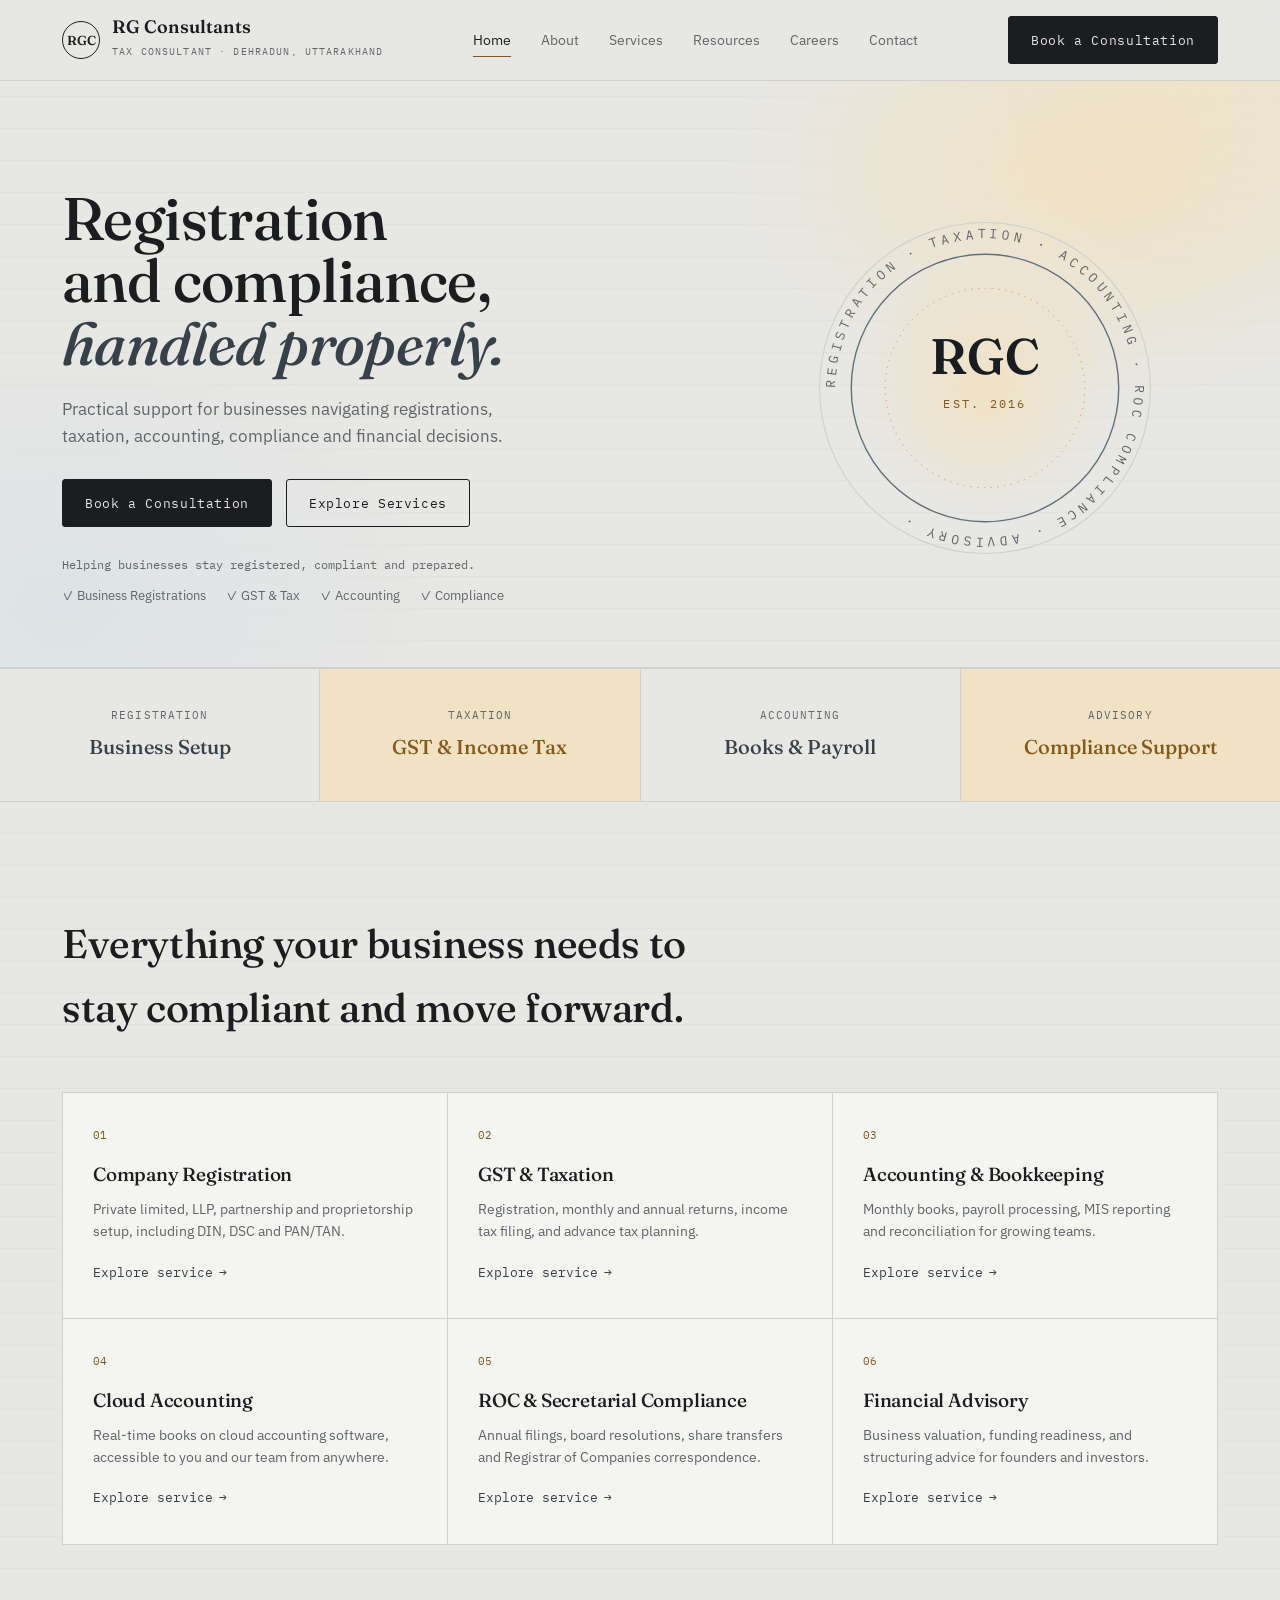
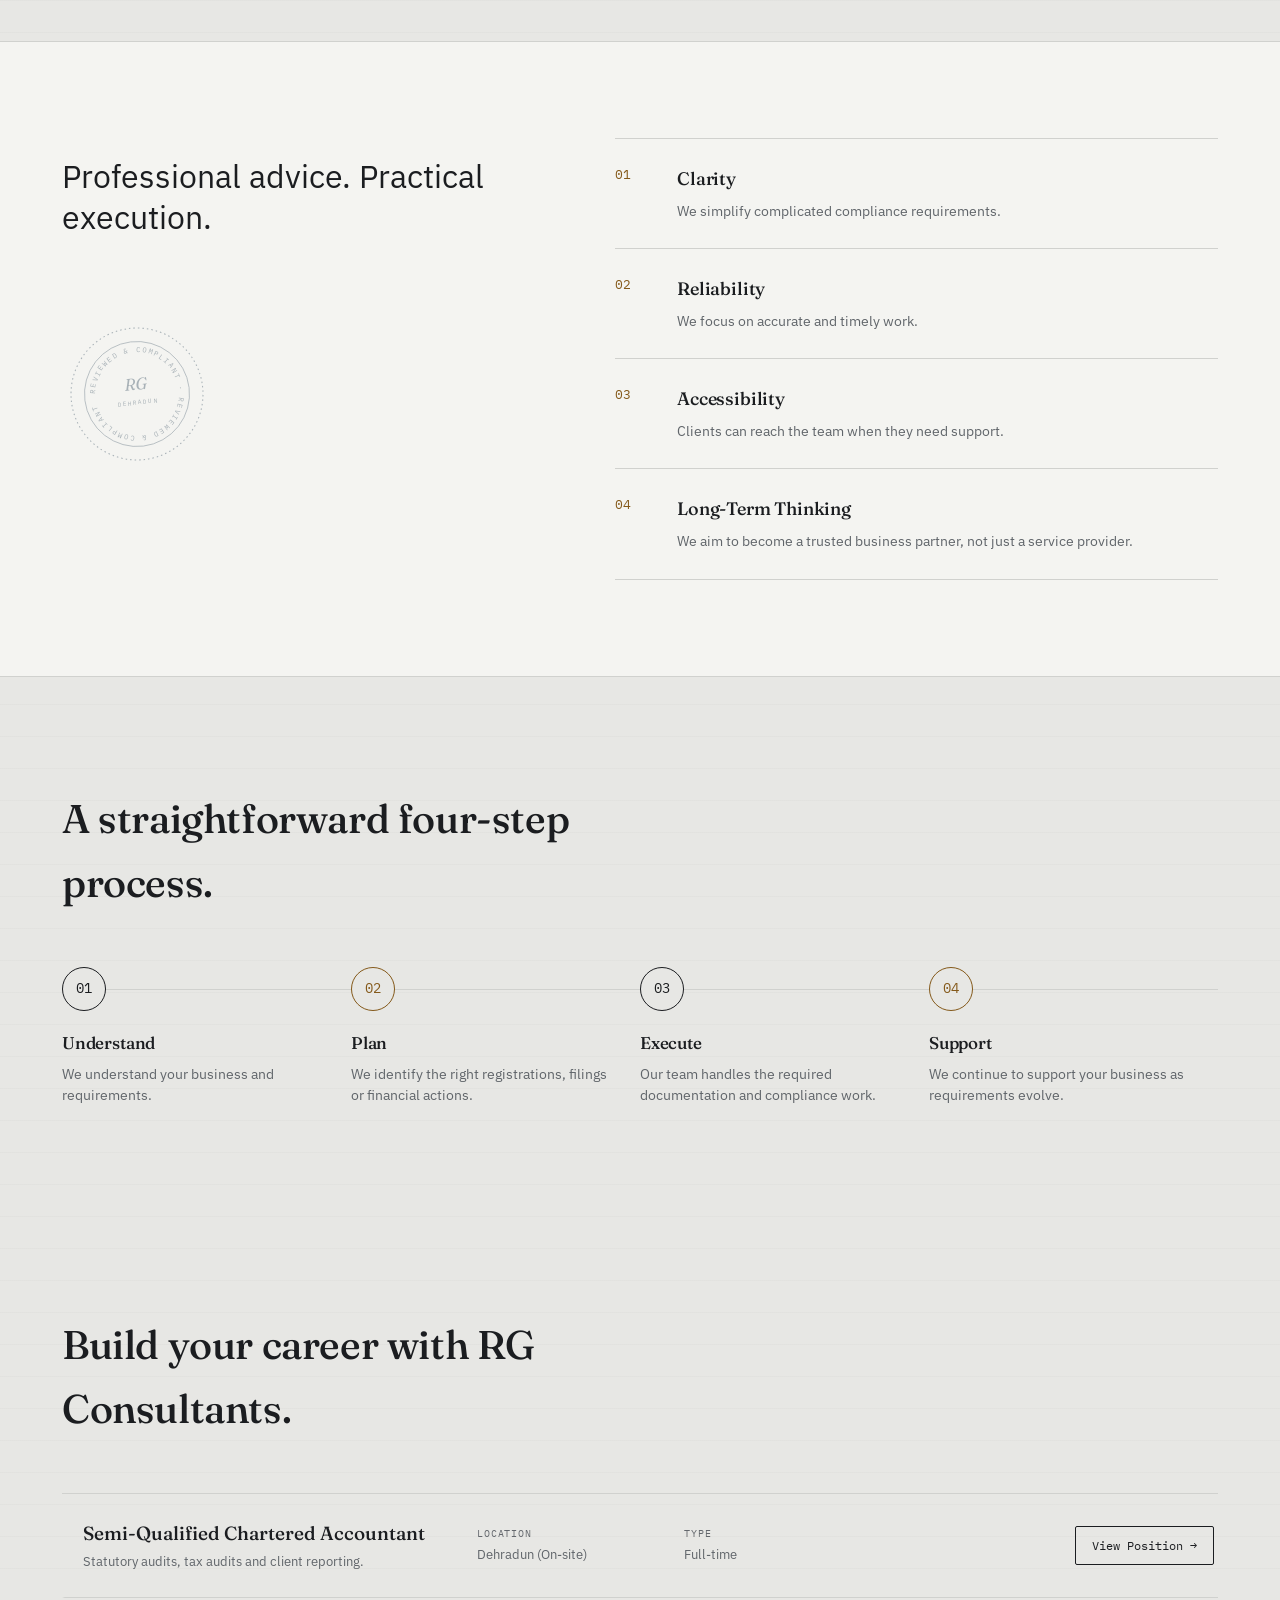
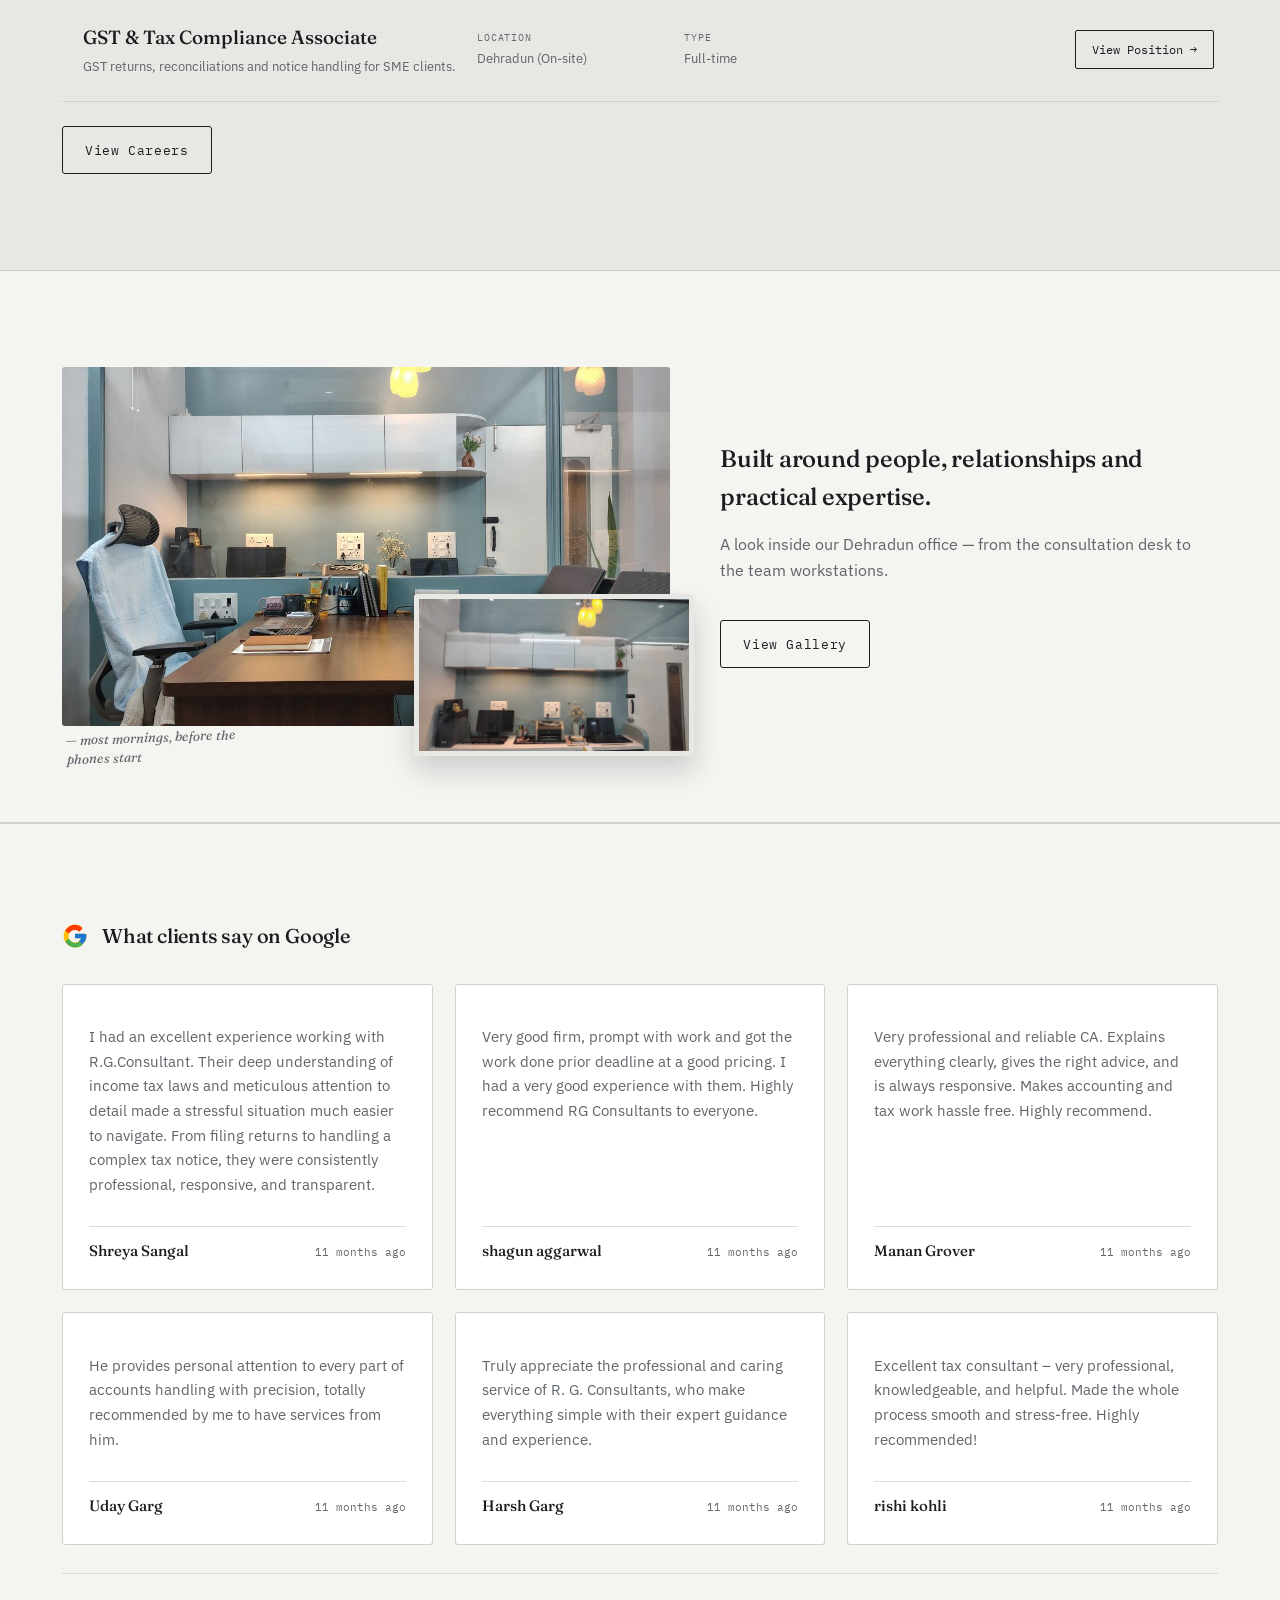
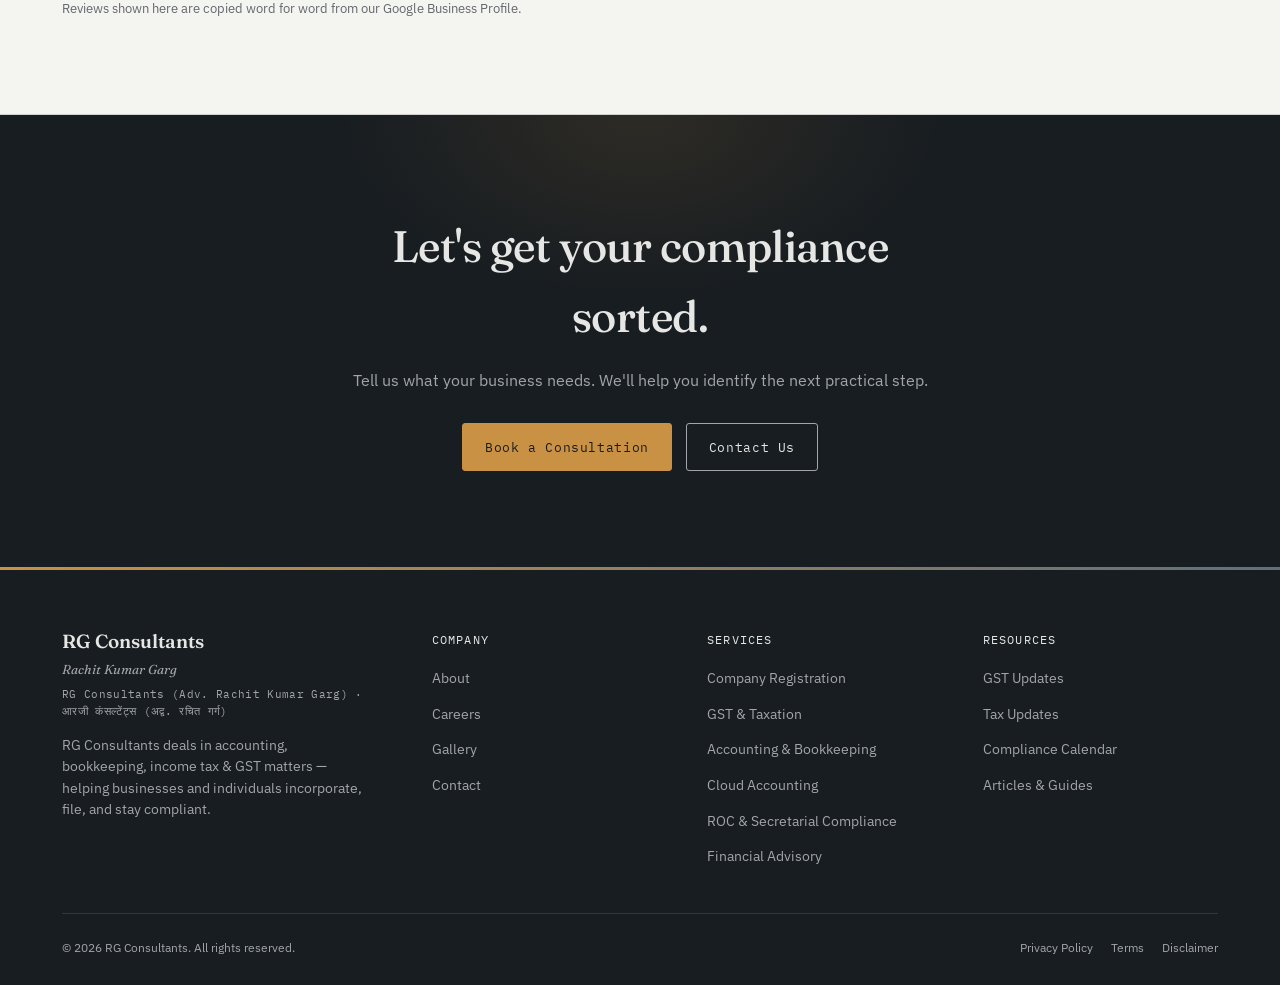
<file: index.html>
<!DOCTYPE html>
<html lang="en">
<head>
<meta charset="UTF-8">
<meta name="viewport" content="width=device-width, initial-scale=1.0">
<title>RG Consultants — Tax Consultant in Dehradun, Uttarakhand</title>
<meta name="description" content="RG Consultants — Tax Consultant in Dehradun, Uttarakhand. Deals in accounting, bookkeeping, income tax & GST matters.">
<link rel="canonical" href="https://rgconsultants.in/">
<meta property="og:title" content="RG Consultants — Registration and compliance, handled properly.">
<meta property="og:description" content="Practical support for businesses navigating registrations, taxation, accounting, compliance and financial decisions.">
<meta property="og:type" content="website">
<link rel="preconnect" href="https://fonts.googleapis.com">
<link href="https://fonts.googleapis.com/css2?family=Fraunces:opsz,wght@9..144,300;9..144,400;9..144,500;9..144,600;9..144,700&family=IBM+Plex+Sans:wght@400;500;600;700&family=IBM+Plex+Mono:wght@400;500&display=swap" rel="stylesheet">
<link rel="stylesheet" href="css/styles.css">
<script type="application/ld+json">
{
  "@context": "https://schema.org",
  "@type": "AccountingService",
  "name": "RG Consultants (Adv. Rachit Kumar Garg)",
  "alternateName": "RG Consultants",
  "image": "images/boss-cabin.jpg",
  "telephone": "+91-8171223939",
  "email": "rachitgargca1992@gmail.com",
  "address": {
    "@type": "PostalAddress",
    "streetAddress": "Green Building, Laxmi Enclave, A3, Dehrakhas",
    "addressLocality": "Dehradun",
    "addressRegion": "Uttarakhand",
    "postalCode": "248001",
    "addressCountry": "IN"
  },
  "openingHoursSpecification": [
    { "@type": "OpeningHoursSpecification", "dayOfWeek": ["Monday","Tuesday","Wednesday","Thursday","Friday"], "opens": "11:00", "closes": "19:00" },
    { "@type": "OpeningHoursSpecification", "dayOfWeek": ["Saturday"], "opens": "11:00", "closes": "15:00" }
  ],
  "url": "https://rgconsultants.in/"
}
</script>
</head>
<body>
<a href="#main" class="skip-link">Skip to content</a>
<header class="site-header" id="site-header"></header>

<main id="main">

  <!-- HERO -->
  <section class="hero-section" style="padding:88px 0 60px;border-bottom:1px solid var(--border);position:relative;overflow:hidden;background:radial-gradient(ellipse 600px 400px at 85% 15%, var(--gold-soft) 0%, transparent 60%), radial-gradient(ellipse 700px 500px at 5% 90%, var(--slate-soft) 0%, transparent 55%);">
    <div class="wrap hero-grid">
      <div>
        <h1 style="font-size:clamp(38px,5vw,60px);line-height:1.04;margin:18px 0 22px;">Registration and&nbsp;compliance,<br><em style="font-style:italic;color:var(--slate-deep);">handled properly.</em></h1>
        <p style="font-size:17px;color:var(--ink-soft);max-width:480px;margin-bottom:28px;">Practical support for businesses navigating registrations, taxation, accounting, compliance and financial decisions.</p>
        <div style="display:flex;gap:14px;flex-wrap:wrap;margin-bottom:28px;">
          <a href="book-consultation.html" class="btn btn-primary">Book a Consultation</a>
          <a href="services.html" class="btn btn-outline">Explore Services</a>
        </div>
        <p class="mono" style="font-size:12px;color:var(--ink-faint);margin-bottom:12px;">Helping businesses stay registered, compliant and prepared.</p>
        <div style="display:flex;gap:20px;flex-wrap:wrap;">
          <span style="font-size:13px;color:var(--ink-soft);">✓ Business Registrations</span>
          <span style="font-size:13px;color:var(--ink-soft);">✓ GST &amp; Tax</span>
          <span style="font-size:13px;color:var(--ink-soft);">✓ Accounting</span>
          <span style="font-size:13px;color:var(--ink-soft);">✓ Compliance</span>
        </div>
      </div>

      <div style="position:relative;display:flex;align-items:center;justify-content:center;">
        <div style="position:absolute;width:260px;height:260px;border-radius:50%;background:radial-gradient(circle, var(--gold-soft) 0%, transparent 70%);z-index:0;"></div>
        <svg viewBox="0 0 300 300" width="100%" style="max-width:340px;aspect-ratio:1;position:relative;z-index:1;" xmlns="http://www.w3.org/2000/svg" role="img" aria-label="RG Consultants official seal">
          <circle cx="150" cy="150" r="146" fill="none" stroke="#d0d1ce" stroke-width="1"/>
          <circle cx="150" cy="150" r="118" fill="none" stroke="#5e707e" stroke-width="1.2"/>
          <g style="animation:spin 32s linear infinite;transform-origin:center;">
            <defs><path id="circlePath" d="M150,150 m-132,0 a132,132 0 1,1 264,0 a132,132 0 1,1 -264,0"/></defs>
            <text font-family="IBM Plex Mono, monospace" font-size="11.5" letter-spacing="3.5" fill="#60656a">
              <textPath href="#circlePath" startOffset="0%">REGISTRATION · TAXATION · ACCOUNTING · ROC COMPLIANCE · ADVISORY ·</textPath>
            </text>
          </g>
          <text x="150" y="138" text-anchor="middle" font-family="Fraunces, serif" font-size="44" font-weight="600" fill="#181d21">RGC</text>
          <text x="150" y="168" text-anchor="middle" font-family="IBM Plex Mono, monospace" font-size="11" letter-spacing="2" fill="#84591a">EST. 2016</text>
          <circle cx="150" cy="150" r="88" fill="none" stroke="#c99143" stroke-width="0.8" stroke-dasharray="1 5"/>
        </svg>
      </div>
    </div>
  </section>
  <style>@keyframes spin{to{transform:rotate(360deg);}}</style>

  <!-- TRUST STRIP (non-numeric — no invented statistics) -->
  <div class="stats-strip">
    <div class="stat-item"><div class="stat-label">Registration</div><div class="stat-value">Business Setup</div></div>
    <div class="stat-item"><div class="stat-label">Taxation</div><div class="stat-value">GST &amp; Income Tax</div></div>
    <div class="stat-item"><div class="stat-label">Accounting</div><div class="stat-value">Books &amp; Payroll</div></div>
    <div class="stat-item"><div class="stat-label">Advisory</div><div class="stat-value">Compliance Support</div></div>
  </div>

  <!-- SERVICES PREVIEW -->
  <section id="services-preview">
    <div class="wrap">
      <div class="section-head reveal">
        <h2>Everything your business needs to stay compliant and move forward.</h2>
      </div>
      <div class="service-grid reveal" id="homeServiceGrid"></div>
    </div>
  </section>

  <!-- WHY RG CONSULTANTS -->
  <section class="section-alt">
    <div class="wrap pillars-layout">
      <div class="reveal">
        <p class="pillars-statement" style="margin-top:18px;">Professional advice. Practical execution.</p>
        <svg class="stamp-mark" viewBox="0 0 200 200" xmlns="http://www.w3.org/2000/svg" role="img" aria-label="Reviewed and compliant stamp">
          <circle cx="100" cy="100" r="88" fill="none" stroke="currentColor" stroke-width="1.4" stroke-dasharray="2 4"/>
          <circle cx="100" cy="100" r="70" fill="none" stroke="currentColor" stroke-width="1"/>
          <g>
            <defs><path id="stampPath" d="M100,100 m-56,0 a56,56 0 1,1 112,0 a56,56 0 1,1 -112,0"/></defs>
            <text font-family="IBM Plex Mono, monospace" font-size="9.5" letter-spacing="2.5" fill="currentColor">
              <textPath href="#stampPath" startOffset="2%">REVIEWED &amp; COMPLIANT · REVIEWED &amp; COMPLIANT ·</textPath>
            </text>
          </g>
          <text x="100" y="94" text-anchor="middle" font-family="Fraunces, serif" font-style="italic" font-size="22" fill="currentColor">RG</text>
          <text x="100" y="114" text-anchor="middle" font-family="IBM Plex Mono, monospace" font-size="8" letter-spacing="1.5" fill="currentColor">DEHRADUN</text>
        </svg>
      </div>
      <div class="reveal">
        <div class="pillar"><span class="num">01</span><div><h4>Clarity</h4><p>We simplify complicated compliance requirements.</p></div></div>
        <div class="pillar"><span class="num">02</span><div><h4>Reliability</h4><p>We focus on accurate and timely work.</p></div></div>
        <div class="pillar"><span class="num">03</span><div><h4>Accessibility</h4><p>Clients can reach the team when they need support.</p></div></div>
        <div class="pillar"><span class="num">04</span><div><h4>Long-Term Thinking</h4><p>We aim to become a trusted business partner, not just a service provider.</p></div></div>
      </div>
    </div>
  </section>

  <!-- HOW WE WORK -->
  <section>
    <div class="wrap">
      <div class="section-head reveal">
        <h2>A straightforward four-step process.</h2>
      </div>
      <div class="timeline reveal">
        <div class="timeline-step"><div class="num-badge">01</div><h4>Understand</h4><p>We understand your business and requirements.</p></div>
        <div class="timeline-step"><div class="num-badge">02</div><h4>Plan</h4><p>We identify the right registrations, filings or financial actions.</p></div>
        <div class="timeline-step"><div class="num-badge">03</div><h4>Execute</h4><p>Our team handles the required documentation and compliance work.</p></div>
        <div class="timeline-step"><div class="num-badge">04</div><h4>Support</h4><p>We continue to support your business as requirements evolve.</p></div>
      </div>
    </div>
  </section>

  <!-- LATEST UPDATES -->
  <section class="section-alt" id="latestUpdatesSection">
    <div class="wrap">
      <div class="section-head reveal">
        <h2>Important updates, explained simply.</h2>
        <p>Short, practical notes on deadlines and rule changes.</p>
      </div>
      <div class="article-grid reveal" id="homeArticleGrid"></div>
      <div style="margin-top:32px;"><a href="resources.html" class="btn btn-outline">View All Resources</a></div>
    </div>
  </section>

  <!-- CAREERS PREVIEW -->
  <section>
    <div class="wrap">
      <div class="section-head reveal">
        <h2>Build your career with RG Consultants.</h2>
      </div>
      <div class="job-list reveal" id="homeJobList"></div>
      <div style="margin-top:24px;"><a href="careers.html" class="btn btn-outline">View Careers</a></div>
    </div>
  </section>

  <!-- OFFICE / TEAM PREVIEW -->
  <section class="section-alt">
    <div class="wrap office-grid">
      <div class="reveal" style="position:relative;">
        <img src="images/boss-cabin.jpg" alt="RG Consultants director's cabin" style="border-radius:var(--radius);width:100%;" loading="lazy">
        <img src="images/workstation-1.jpg" alt="RG Consultants employee workstations" style="border-radius:var(--radius);width:46%;position:absolute;bottom:-30px;right:-24px;border:5px solid var(--bg);box-shadow:0 14px 28px rgba(24,29,33,0.18);" loading="lazy">
        <span class="margin-note">— most mornings, before the phones start</span>
      </div>
      <div class="reveal">
        <h2 style="margin-top:14px;">Built around people, relationships and practical expertise.</h2>
        <p style="color:var(--ink-soft);margin-top:16px;">A look inside our Dehradun office — from the consultation desk to the team workstations.</p>
        <a href="gallery.html" class="btn btn-outline" style="margin-top:20px;">View Gallery</a>
      </div>
    </div>
  </section>

  <!-- GOOGLE REVIEWS -->
  <section class="reviews-band">
    <div class="wrap reveal">
      <div class="reviews-head">
        <svg class="g-mark" viewBox="0 0 48 48" xmlns="http://www.w3.org/2000/svg" aria-hidden="true">
          <path fill="#FFC107" d="M43.6 20.5H42V20H24v8h11.3C33.7 32.7 29.3 36 24 36c-6.6 0-12-5.4-12-12s5.4-12 12-12c3.1 0 5.8 1.1 8 3l6-6C34.5 5.1 29.5 3 24 3 12.4 3 3 12.4 3 24s9.4 21 21 21 21-9.4 21-21c0-1.4-.1-2.7-.4-3.5z"/>
          <path fill="#FF3D00" d="M6.3 14.7l6.6 4.8C14.6 15.9 18.9 13 24 13c3.1 0 5.8 1.1 8 3l6-6C34.5 5.1 29.5 3 24 3c-7.7 0-14.4 4.4-17.7 10.7z"/>
          <path fill="#4CAF50" d="M24 45c5.4 0 10.3-1.8 14-5l-6.5-5.5c-2.1 1.4-4.8 2.2-7.5 2.2-5.3 0-9.7-3.3-11.3-8l-6.6 5.1C9.5 40.5 16.2 45 24 45z"/>
          <path fill="#1976D2" d="M43.6 20.5H42V20H24v8h11.3c-.8 2.3-2.3 4.2-4.3 5.5l6.5 5.5C41.9 35.8 45 30.3 45 24c0-1.4-.1-2.7-.4-3.5z"/>
        </svg>
        <h3>What clients say on Google</h3>
      </div>
      <!--
        Static reviews — populated from js/data.js (the `reviews` array).
        Add real reviews there; this grid renders automatically.
        If you later set up a live widget (e.g. Elfsight) instead, swap
        this div for the widget's embed code.
      -->
      <div class="review-grid" id="reviewGrid"></div>
      <div class="reviews-footer">
        <p>Reviews shown here are copied word for word from our Google Business Profile.</p>
      </div>
    </div>
  </section>

  <!-- FINAL CTA -->
  <section class="section-dark" style="text-align:center;background:var(--dark);position:relative;overflow:hidden;">
    <div style="position:absolute;inset:0;background:radial-gradient(ellipse 500px 300px at 50% 0%, rgba(201,145,67,0.12), transparent 60%);"></div>
    <div class="wrap reveal" style="position:relative;max-width:640px;">
      <h2 style="font-size:clamp(30px,4vw,44px);color:var(--on-dark);">Let's get your compliance sorted.</h2>
      <p style="color:var(--on-dark-soft);margin-top:16px;font-size:16px;">Tell us what your business needs. We'll help you identify the next practical step.</p>
      <div style="display:flex;gap:14px;justify-content:center;margin-top:30px;flex-wrap:wrap;">
        <a href="book-consultation.html" class="btn btn-gold">Book a Consultation</a>
        <a href="contact.html" class="btn btn-on-dark">Contact Us</a>
      </div>
    </div>
  </section>

</main>

<footer class="site-footer" id="site-footer"></footer>

<script src="js/data.js"></script>
<script src="js/main.js"></script>
<script>
  function renderHomeServices() {
    const grid = document.getElementById("homeServiceGrid");
    grid.innerHTML = services.map(s => `
      <div class="service-card">
        <div class="service-num">${s.num}</div>
        <h3>${s.title}</h3>
        <p>${s.short}</p>
        <a href="service-detail.html?service=${s.slug}" class="service-link">Explore service <span class="arrow">→</span></a>
      </div>
    `).join("");
  }

  function renderHomeArticles() {
    RGData.getArticles().then(list => {
      const section = document.getElementById("latestUpdatesSection");
      if (!list.length) {
        section.style.display = "none";
        return;
      }
      section.style.display = "";
      const grid = document.getElementById("homeArticleGrid");
      const latest = list.slice(0, 3);
      grid.innerHTML = latest.map(a => `
        <a href="article-detail.html?slug=${a.slug}" class="article-card" style="display:flex;">
          <span class="article-tag">${a.tag}</span>
          <h4>${a.title}</h4>
          <p>${a.summary}</p>
          <div class="foot"><span>${new Date(a.date).toLocaleDateString('en-IN',{day:'numeric',month:'short',year:'numeric'})}</span><span>Read article →</span></div>
        </a>
      `).join("");
    });
  }

  function renderHomeJobs() {
    RGData.getJobs().then(list => {
      const jobList = document.getElementById("homeJobList");
      const preview = list.slice(0, 2);
      if (preview.length) {
        jobList.innerHTML = preview.map((j, i) => `
          <a href="job-detail.html?job=${i}" class="job" style="text-decoration:none;color:inherit;">
            <div class="job-title">${j.title}<span class="desc">${j.desc}</span></div>
            <div class="job-meta"><span class="k">Location</span>${j.location}</div>
            <div class="job-meta"><span class="k">Type</span>${j.type}</div>
            <div></div>
            <span class="job-apply-link">View Position →</span>
          </a>
        `).join("");
      } else {
        jobList.innerHTML = `<div class="no-jobs">Currently no openings. Check back soon.</div>`;
      }
    });
  }

  function renderHomeReviews() {
    RGData.getReviews().then(list => {
      const grid = document.getElementById("reviewGrid");
      if (!list.length) {
        grid.innerHTML = `<p class="reviews-empty">Reviews will appear here soon.</p>`;
        return;
      }
      grid.innerHTML = list.slice(0, 6).map(r => `
        <div class="review-card">
          ${r.rating ? `<div class="review-stars" aria-label="${r.rating} out of 5 stars">${"★".repeat(r.rating)}${"☆".repeat(5 - r.rating)}</div>` : ""}
          <p class="review-text">${r.text}</p>
          <div class="review-attribution">
            <span class="review-name">${r.name}</span>
            <span class="review-date">${r.date || ""}</span>
          </div>
        </div>
      `).join("");
    });
  }

  renderHomeServices();
  renderHomeArticles();
  renderHomeJobs();
  renderHomeReviews();
</script>
</body>
</html>
</file>
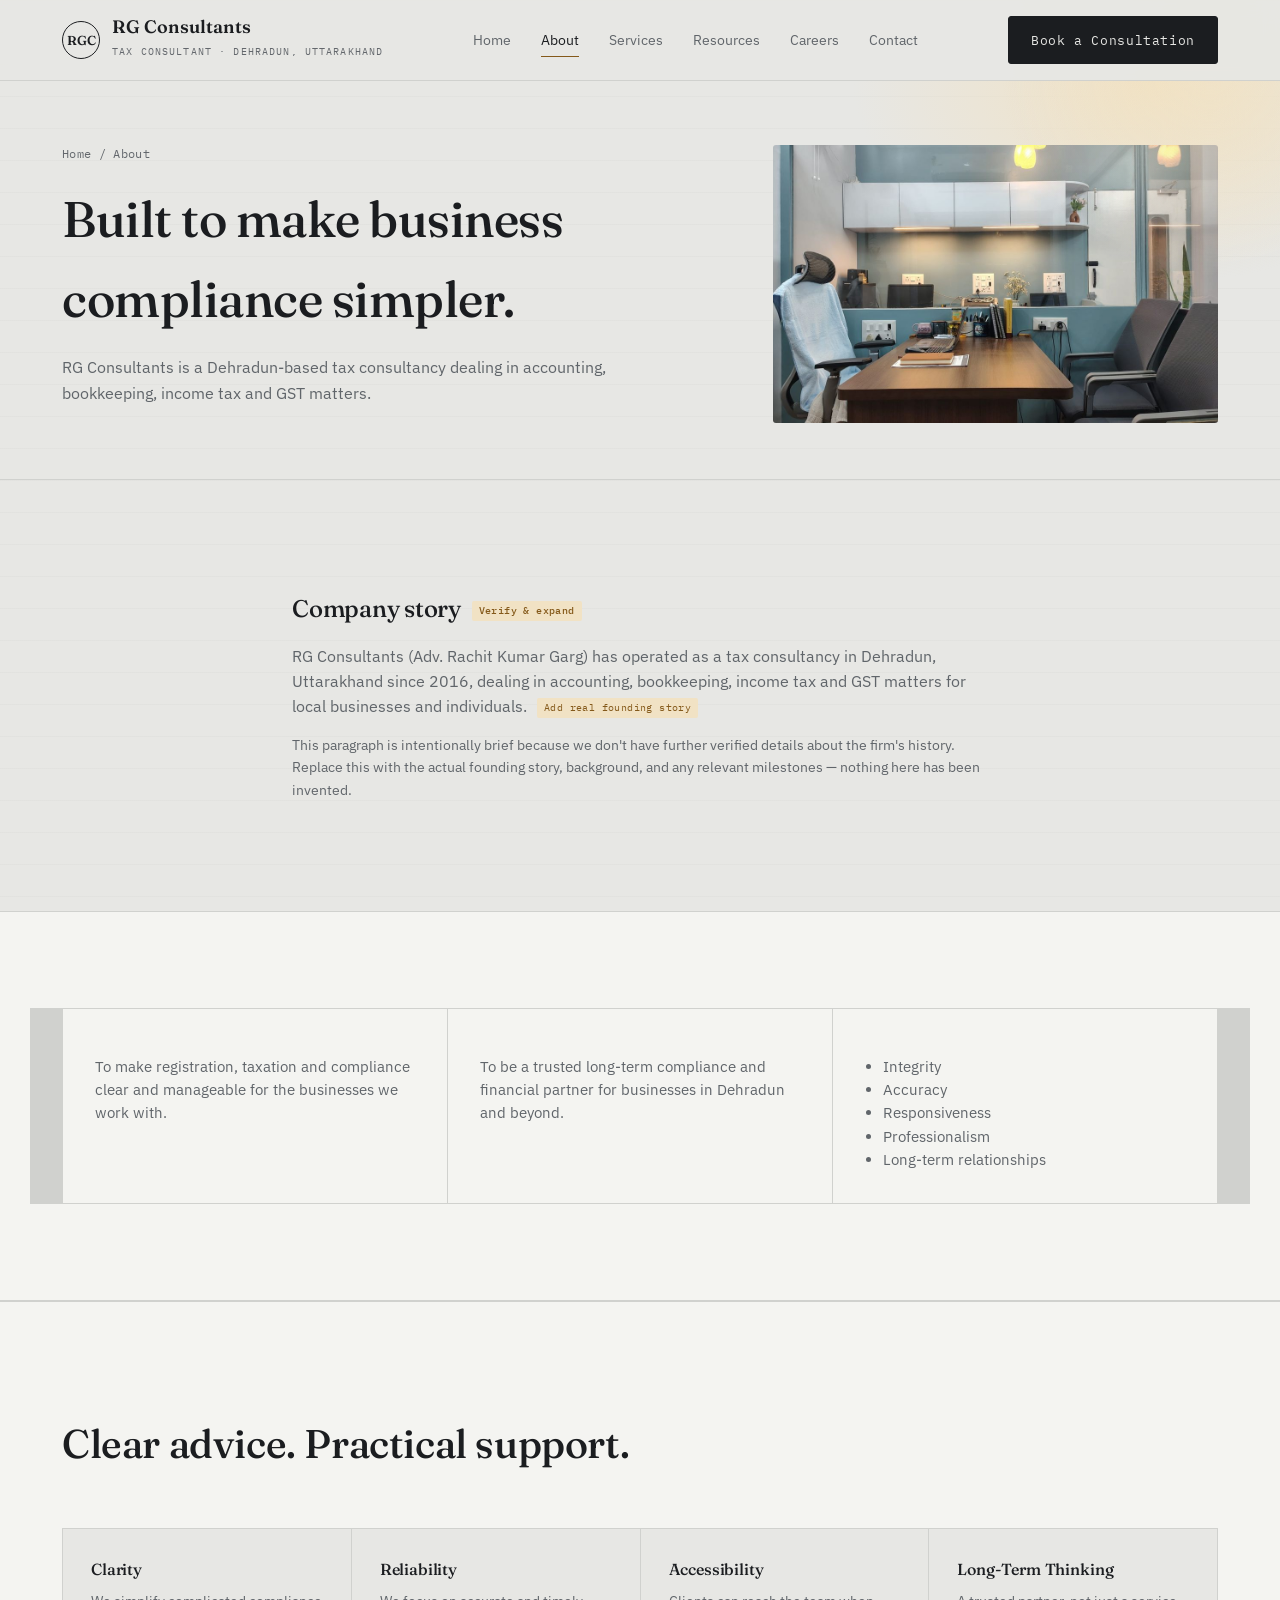
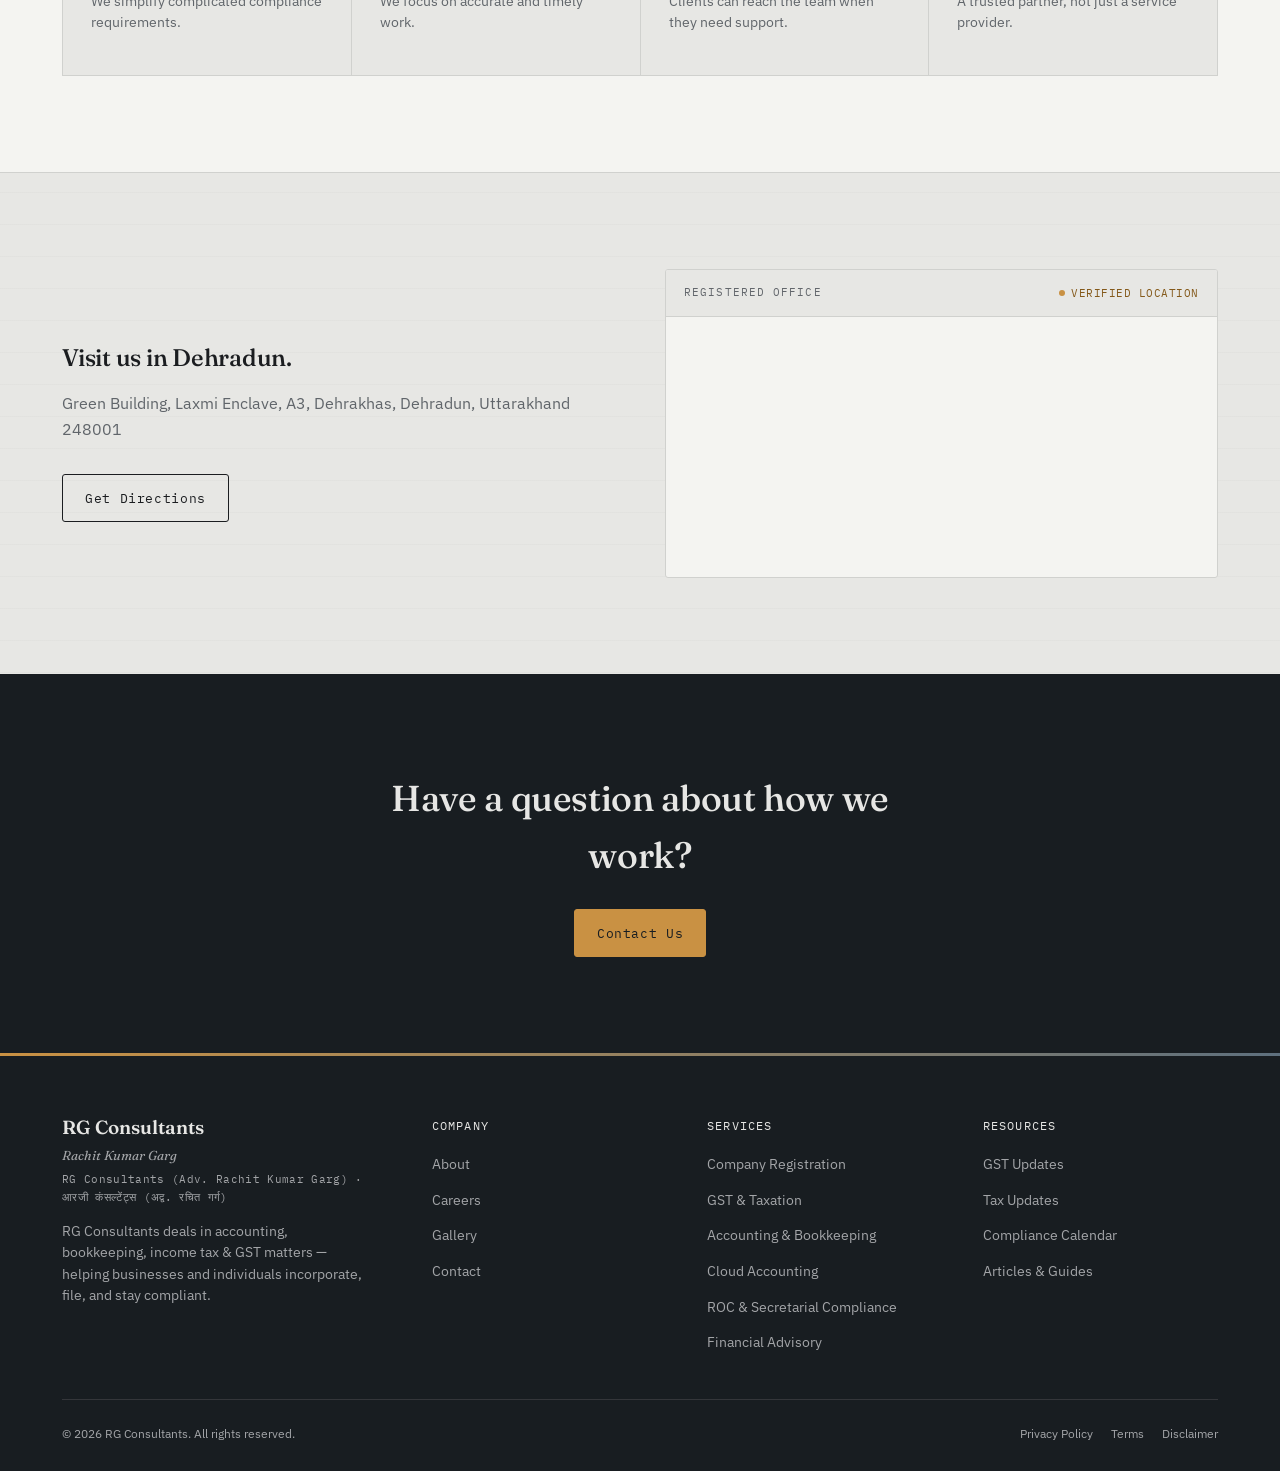
<file: about.html>
<!DOCTYPE html>
<html lang="en">
<head>
<meta charset="UTF-8">
<meta name="viewport" content="width=device-width, initial-scale=1.0">
<title>About — RG Consultants</title>
<meta name="description" content="About RG Consultants — a tax consultancy in Dehradun, Uttarakhand built to make business compliance simpler.">
<link rel="canonical" href="https://rgconsultants.in/about.html">
<link rel="preconnect" href="https://fonts.googleapis.com">
<link href="https://fonts.googleapis.com/css2?family=Fraunces:opsz,wght@9..144,300;9..144,400;9..144,500;9..144,600;9..144,700&family=IBM+Plex+Sans:wght@400;500;600;700&family=IBM+Plex+Mono:wght@400;500&display=swap" rel="stylesheet">
<link rel="stylesheet" href="css/styles.css">
</head>
<body>
<a href="#main" class="skip-link">Skip to content</a>
<header class="site-header" id="site-header"></header>

<main id="main">
  <section class="page-hero">
    <div class="wrap about-hero-split">
      <div>
        <div class="breadcrumb"><a href="index.html">Home</a> / About</div>
        <h1>Built to make business compliance simpler.</h1>
        <p>RG Consultants is a Dehradun-based tax consultancy dealing in accounting, bookkeeping, income tax and GST matters.</p>
      </div>
      <img src="images/boss-cabin.jpg" alt="RG Consultants director's cabin in Dehradun" class="about-hero-photo" loading="lazy">
    </div>
  </section>

  <section>
    <div class="wrap" style="max-width:760px;">
      <h2 style="margin-top:14px;">Company story <span class="verify-tag">Verify &amp; expand</span></h2>
      <p style="color:var(--ink-soft);margin-top:16px;font-size:15.5px;">
        RG Consultants (Adv. Rachit Kumar Garg) has operated as a tax consultancy in Dehradun, Uttarakhand since 2016,
        dealing in accounting, bookkeeping, income tax and GST matters for local businesses and individuals.
        <span class="verify-tag">Add real founding story</span>
      </p>
      <p style="color:var(--ink-soft);margin-top:14px;font-size:14px;">
        This paragraph is intentionally brief because we don't have further verified details about the firm's
        history. Replace this with the actual founding story, background, and any relevant milestones — nothing
        here has been invented.
      </p>
    </div>
  </section>

  <section class="section-alt">
    <div class="wrap" style="display:grid;grid-template-columns:repeat(3,1fr);gap:1px;background:var(--border);border:1px solid var(--border);">
      <div style="background:var(--surface);padding:32px;">
        <p style="margin-top:14px;font-size:14.5px;color:var(--ink-soft);">To make registration, taxation and compliance clear and manageable for the businesses we work with.</p>
      </div>
      <div style="background:var(--surface);padding:32px;">
        <p style="margin-top:14px;font-size:14.5px;color:var(--ink-soft);">To be a trusted long-term compliance and financial partner for businesses in Dehradun and beyond.</p>
      </div>
      <div style="background:var(--surface);padding:32px;">
        <ul style="margin:14px 0 0;padding-left:18px;font-size:14.5px;color:var(--ink-soft);">
          <li>Integrity</li><li>Accuracy</li><li>Responsiveness</li><li>Professionalism</li><li>Long-term relationships</li>
        </ul>
      </div>
    </div>
  </section>

  <section class="section-alt">
    <div class="wrap">
      <div class="section-head reveal">
        <h2>Clear advice. Practical support.</h2>
      </div>
      <div class="reveal" style="display:grid;grid-template-columns:repeat(4,1fr);gap:1px;background:var(--border);border:1px solid var(--border);">
        <div style="background:var(--bg);padding:28px;"><h4 style="font-size:16px;">Clarity</h4><p style="font-size:13.5px;color:var(--ink-soft);margin-top:8px;">We simplify complicated compliance requirements.</p></div>
        <div style="background:var(--bg);padding:28px;"><h4 style="font-size:16px;">Reliability</h4><p style="font-size:13.5px;color:var(--ink-soft);margin-top:8px;">We focus on accurate and timely work.</p></div>
        <div style="background:var(--bg);padding:28px;"><h4 style="font-size:16px;">Accessibility</h4><p style="font-size:13.5px;color:var(--ink-soft);margin-top:8px;">Clients can reach the team when they need support.</p></div>
        <div style="background:var(--bg);padding:28px;"><h4 style="font-size:16px;">Long-Term Thinking</h4><p style="font-size:13.5px;color:var(--ink-soft);margin-top:8px;">A trusted partner, not just a service provider.</p></div>
      </div>
    </div>
  </section>

  <section>
    <div class="wrap" style="display:grid;grid-template-columns:1fr 1fr;gap:50px;align-items:center;">
      <div class="reveal">
        <h2 style="margin-top:14px;">Visit us in Dehradun.</h2>
        <p id="aboutAddress" style="color:var(--ink-soft);margin-top:14px;"></p>
        <a id="aboutMapLink" href="#" target="_blank" rel="noopener" class="btn btn-outline" style="margin-top:16px;">Get Directions</a>
      </div>
      <div class="reveal">
        <div class="location-card">
          <div class="location-card-header">
            <span class="label">Registered Office</span>
            <span class="verified">Verified Location</span>
          </div>
          <a id="aboutMapLinkImg" href="#" target="_blank" rel="noopener" class="map-link" aria-label="Open RG Consultants location in Google Maps">
            <iframe class="map-embed" id="aboutMapEmbed" loading="lazy" referrerpolicy="no-referrer-when-downgrade" style="pointer-events:none;" title="RG Consultants location"></iframe>
          </a>
        </div>
      </div>
    </div>
  </section>

  <section class="section-dark" style="text-align:center;">
    <div class="wrap reveal" style="max-width:600px;">
      <h2 style="color:var(--on-dark);font-size:clamp(26px,3.6vw,36px);">Have a question about how we work?</h2>
      <div style="margin-top:24px;"><a href="contact.html" class="btn btn-gold">Contact Us</a></div>
    </div>
  </section>
</main>

<footer class="site-footer" id="site-footer"></footer>

<script src="js/data.js"></script>
<script src="js/main.js"></script>
<script>
  document.getElementById("aboutAddress").textContent = companyInfo.address;
  document.getElementById("aboutMapLink").href = companyInfo.mapsUrl;
  document.getElementById("aboutMapLinkImg").href = companyInfo.mapsUrl;
  document.getElementById("aboutMapEmbed").src = companyInfo.mapsEmbedSrc;
</script>
</body>
</html>
</file>
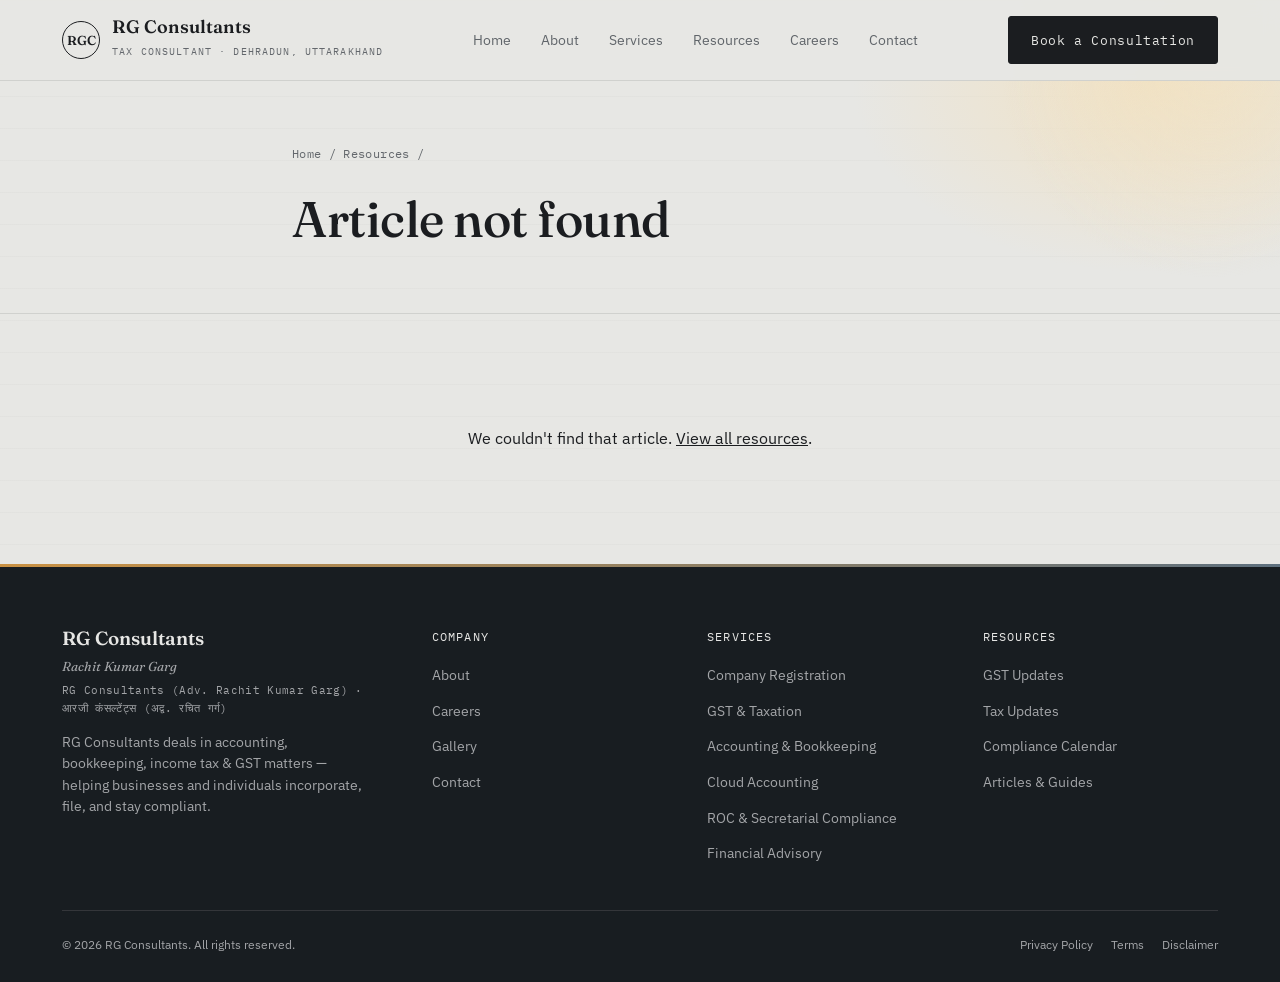
<file: article-detail.html>
<!DOCTYPE html>
<html lang="en">
<head>
<meta charset="UTF-8">
<meta name="viewport" content="width=device-width, initial-scale=1.0">
<title id="pageTitle">Article — RG Consultants</title>
<meta name="description" id="pageDesc" content="RG Consultants resource article.">
<link rel="preconnect" href="https://fonts.googleapis.com">
<link href="https://fonts.googleapis.com/css2?family=Fraunces:opsz,wght@9..144,300;9..144,400;9..144,500;9..144,600;9..144,700&family=IBM+Plex+Sans:wght@400;500;600;700&family=IBM+Plex+Mono:wght@400;500&display=swap" rel="stylesheet">
<link rel="stylesheet" href="css/styles.css">
</head>
<body>
<a href="#main" class="skip-link">Skip to content</a>
<header class="site-header" id="site-header"></header>

<main id="main">
  <section class="page-hero" style="padding-bottom:40px;">
    <div class="wrap" style="max-width:760px;">
      <div class="breadcrumb"><a href="index.html">Home</a> / <a href="resources.html">Resources</a> / <span id="breadcrumbTitle"></span></div>
      <div id="articleMeta" class="mono" style="font-size:12px;color:var(--ink-faint);margin-bottom:10px;"></div>
      <h1 id="articleTitle">Loading…</h1>
    </div>
  </section>

  <section id="articleBody" style="display:none;padding-top:0;">
    <div class="wrap" style="max-width:760px;">
      <p id="articleContent" style="font-size:16px;color:var(--ink-soft);line-height:1.8;"></p>

      <div style="margin:44px 0;padding:20px;background:var(--gold-soft);border-radius:var(--radius);font-size:13.5px;color:var(--gold-deep);">
        This is placeholder article content included to demonstrate the page layout. Replace it with verified,
        dated write-ups in <code class="mono">js/data.js</code> before publishing.
      </div>

      <div class="divider-label">Related Service</div>
      <div id="relatedServiceCard"></div>

      <div class="divider-label">Related Articles</div>
      <div class="article-grid" id="relatedArticles" style="grid-template-columns:repeat(2,1fr);"></div>

      <div style="margin-top:48px;text-align:center;">
        <a href="contact.html" class="btn btn-primary">Have a question about this? Contact Us</a>
      </div>
    </div>
  </section>

  <section id="notFound" style="display:none;text-align:center;">
    <div class="wrap"><p>We couldn't find that article. <a href="resources.html" style="text-decoration:underline;">View all resources</a>.</p></div>
  </section>
</main>

<footer class="site-footer" id="site-footer"></footer>

<script src="js/data.js"></script>
<script src="js/main.js"></script>
<script>
  const slug = qs("slug");
  RGData.getArticle(slug).then(a => {
    if (!a) {
      document.getElementById("notFound").style.display = "block";
      document.getElementById("articleTitle").textContent = "Article not found";
      return;
    }
    document.title = `${a.title} — RG Consultants`;
    document.getElementById("pageTitle").textContent = `${a.title} — RG Consultants`;
    document.getElementById("pageDesc").setAttribute("content", a.summary);
    document.getElementById("breadcrumbTitle").textContent = a.title;
    document.getElementById("articleTitle").textContent = a.title;
    document.getElementById("articleMeta").textContent =
      `${a.tag} · ${new Date(a.date).toLocaleDateString('en-IN',{day:'numeric',month:'long',year:'numeric'})} · ${a.readTime}`;
    document.getElementById("articleContent").textContent = a.body;
    document.getElementById("articleBody").style.display = "block";

    const relatedService = services.find(s =>
      a.tag.toLowerCase().includes(s.title.split(" ")[0].toLowerCase()) ||
      s.title.toLowerCase().includes(a.tag.toLowerCase())
    ) || services[1];
    document.getElementById("relatedServiceCard").innerHTML = `
      <a href="service-detail.html?service=${relatedService.slug}" class="card" style="display:block;text-decoration:none;">
        <div class="service-num">${relatedService.num}</div>
        <h3 style="font-size:18px;margin:10px 0 6px;">${relatedService.title}</h3>
        <p style="font-size:13.5px;color:var(--ink-soft);margin:0;">${relatedService.short}</p>
      </a>`;

    const related = RGData.getArticles().then(list => {
      const sameTag = list.filter(x => x.slug !== a.slug && x.tag === a.tag).slice(0, 2);
      const anyOther = list.filter(x => x.slug !== a.slug).slice(0, 2);
      const show = sameTag.length ? sameTag : anyOther;
      document.getElementById("relatedArticles").innerHTML = show.map(r => `
        <a href="article-detail.html?slug=${r.slug}" class="article-card" style="text-decoration:none;">
          <span class="article-tag">${r.tag}</span>
          <h4>${r.title}</h4>
          <p>${r.summary}</p>
          <div class="foot"><span>${new Date(r.date).toLocaleDateString('en-IN',{day:'numeric',month:'short'})}</span><span>Read →</span></div>
        </a>
      `).join("");
    });
  });
</script>
</body>
</html>
</file>
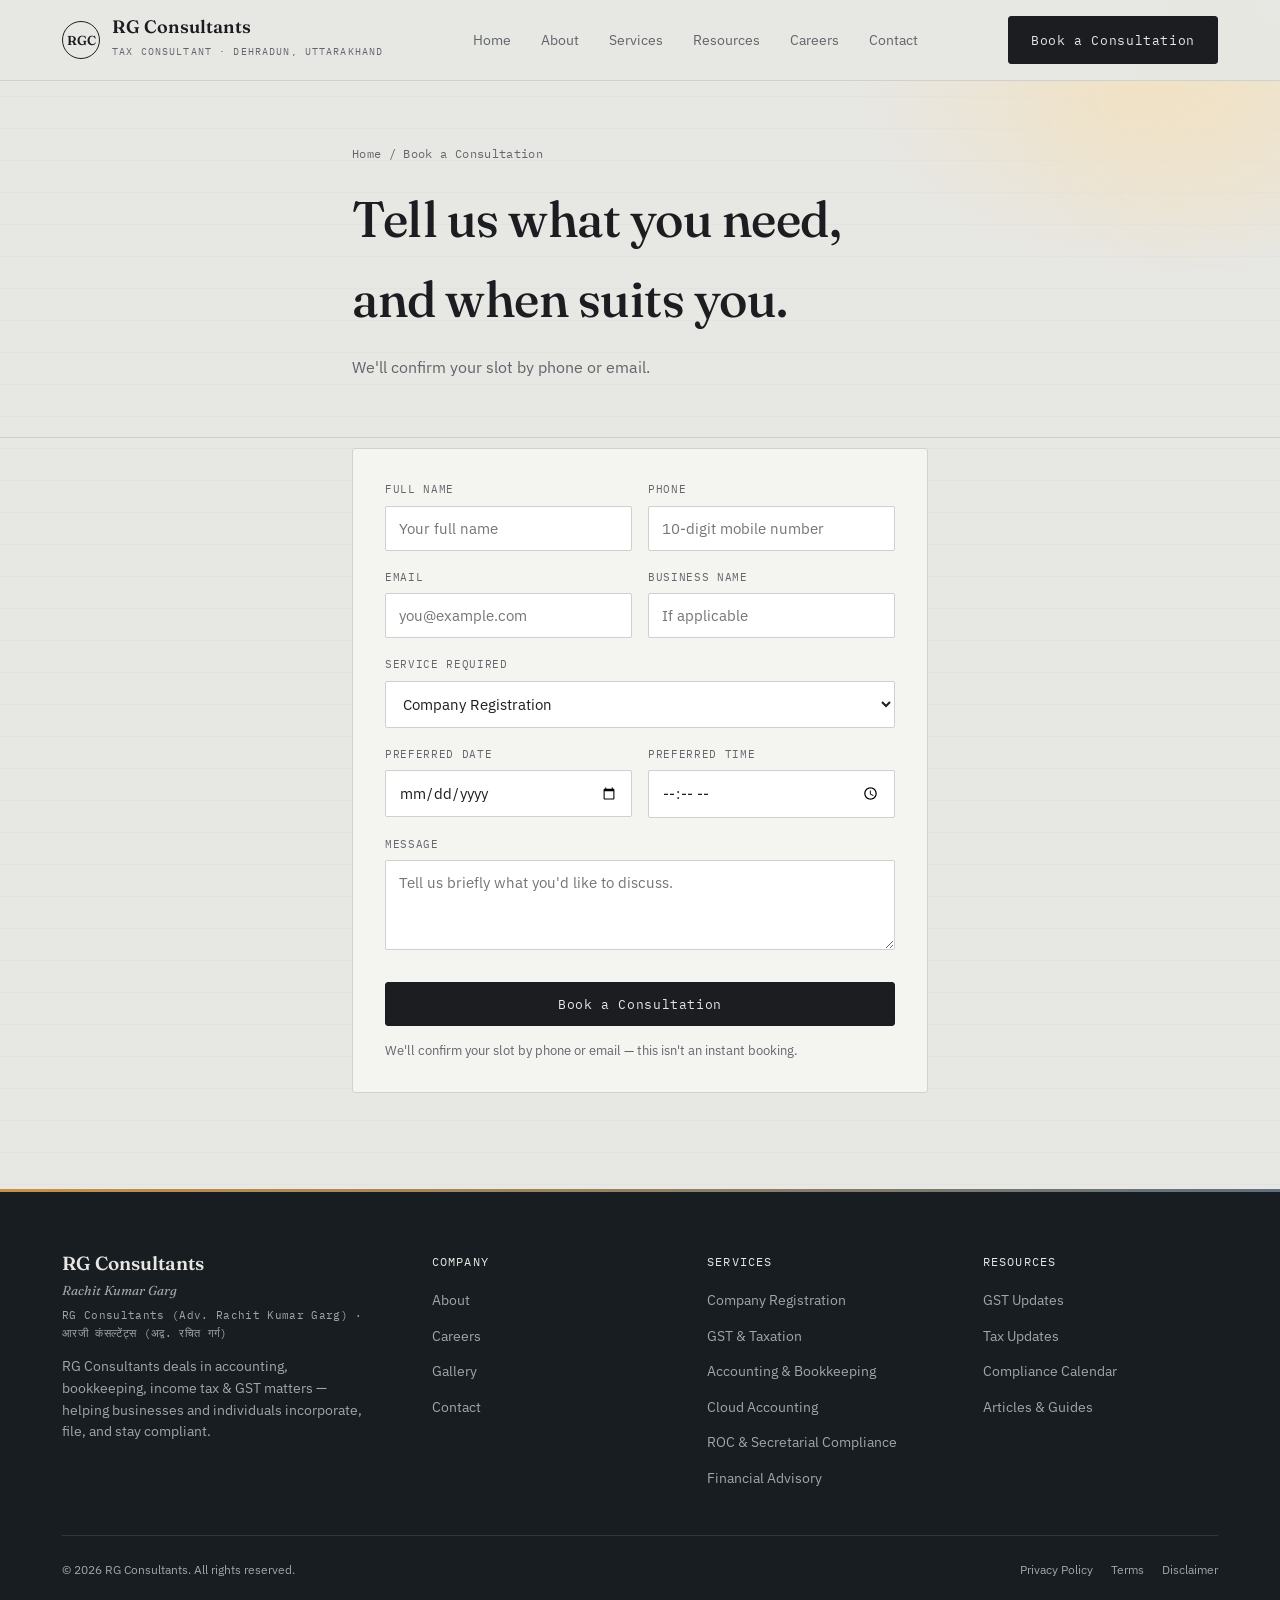
<file: book-consultation.html>
<!DOCTYPE html>
<html lang="en">
<head>
<meta charset="UTF-8">
<meta name="viewport" content="width=device-width, initial-scale=1.0">
<title>Book a Consultation — RG Consultants</title>
<meta name="description" content="Book a consultation with RG Consultants, Dehradun.">
<link rel="canonical" href="https://rgconsultants.in/book-consultation.html">
<link rel="preconnect" href="https://fonts.googleapis.com">
<link href="https://fonts.googleapis.com/css2?family=Fraunces:opsz,wght@9..144,300;9..144,400;9..144,500;9..144,600;9..144,700&family=IBM+Plex+Sans:wght@400;500;600;700&family=IBM+Plex+Mono:wght@400;500&display=swap" rel="stylesheet">
<link rel="stylesheet" href="css/styles.css">
</head>
<body class="no-sticky-cta">
<a href="#main" class="skip-link">Skip to content</a>
<header class="site-header" id="site-header"></header>

<main id="main">
  <section class="page-hero" style="padding-bottom:40px;">
    <div class="wrap" style="max-width:640px;">
      <div class="breadcrumb"><a href="index.html">Home</a> / Book a Consultation</div>
      <h1>Tell us what you need, and when suits you.</h1>
      <p>We'll confirm your slot by phone or email.</p>
    </div>
  </section>

  <section style="padding-top:10px;">
    <div class="wrap" style="max-width:640px;">
      <form id="bookForm" class="panel reveal" action="" method="POST">
        <div class="row2">
          <div class="field"><label for="bName">Full name</label><input id="bName" name="name" type="text" placeholder="Your full name" required><div class="field-error">Please enter your name.</div></div>
          <div class="field"><label for="bPhone">Phone</label><input id="bPhone" name="phone" type="tel" placeholder="10-digit mobile number" required><div class="field-error">Please enter your phone number.</div></div>
        </div>
        <div class="row2">
          <div class="field"><label for="bEmail">Email</label><input id="bEmail" name="email" type="email" placeholder="you@example.com" required><div class="field-error">Please enter a valid email.</div></div>
          <div class="field"><label for="bBusiness">Business name</label><input id="bBusiness" name="business_name" type="text" placeholder="If applicable"></div>
        </div>
        <div class="field">
          <label for="bService">Service required</label>
          <select id="bService" name="service"></select>
        </div>
        <div class="row2">
          <div class="field"><label for="bDate">Preferred date</label><input id="bDate" name="preferred_date" type="date"></div>
          <div class="field"><label for="bTime">Preferred time</label><input id="bTime" name="preferred_time" type="time"></div>
        </div>
        <div class="field"><label for="bMessage">Message</label><textarea id="bMessage" name="message" placeholder="Tell us briefly what you'd like to discuss."></textarea></div>
        <button type="submit" class="btn btn-primary submit-btn">Book a Consultation</button>
        <div class="form-note">We'll confirm your slot by phone or email — this isn't an instant booking.</div>
        <div id="form-status"></div>
      </form>

      <div id="successPanel" class="success-panel reveal" style="display:none;">
        <div class="check">✓</div>
        <h2 style="font-size:24px;">Thank you.</h2>
        <p style="color:var(--ink-soft);margin-top:10px;">Your consultation request has been received. Our team will contact you shortly.</p>
        <a href="index.html" class="btn btn-outline" style="margin-top:22px;">Back to Home</a>
      </div>
    </div>
  </section>
</main>

<footer class="site-footer" id="site-footer"></footer>

<script src="js/data.js"></script>
<script src="js/main.js"></script>
<script>
  document.getElementById("bService").innerHTML = services.map(s => `<option>${s.title}</option>`).join("") + `<option>Something else</option>`;
  document.getElementById("bookForm").action = companyInfo.formspreeEndpoint;
  wireFormSubmit("bookForm", "form-status", "Request received.");
  document.getElementById("bookForm").addEventListener("rg:submitted", () => {
    document.getElementById("bookForm").style.display = "none";
    document.getElementById("successPanel").style.display = "block";
  });
</script>
</body>
</html>
</file>
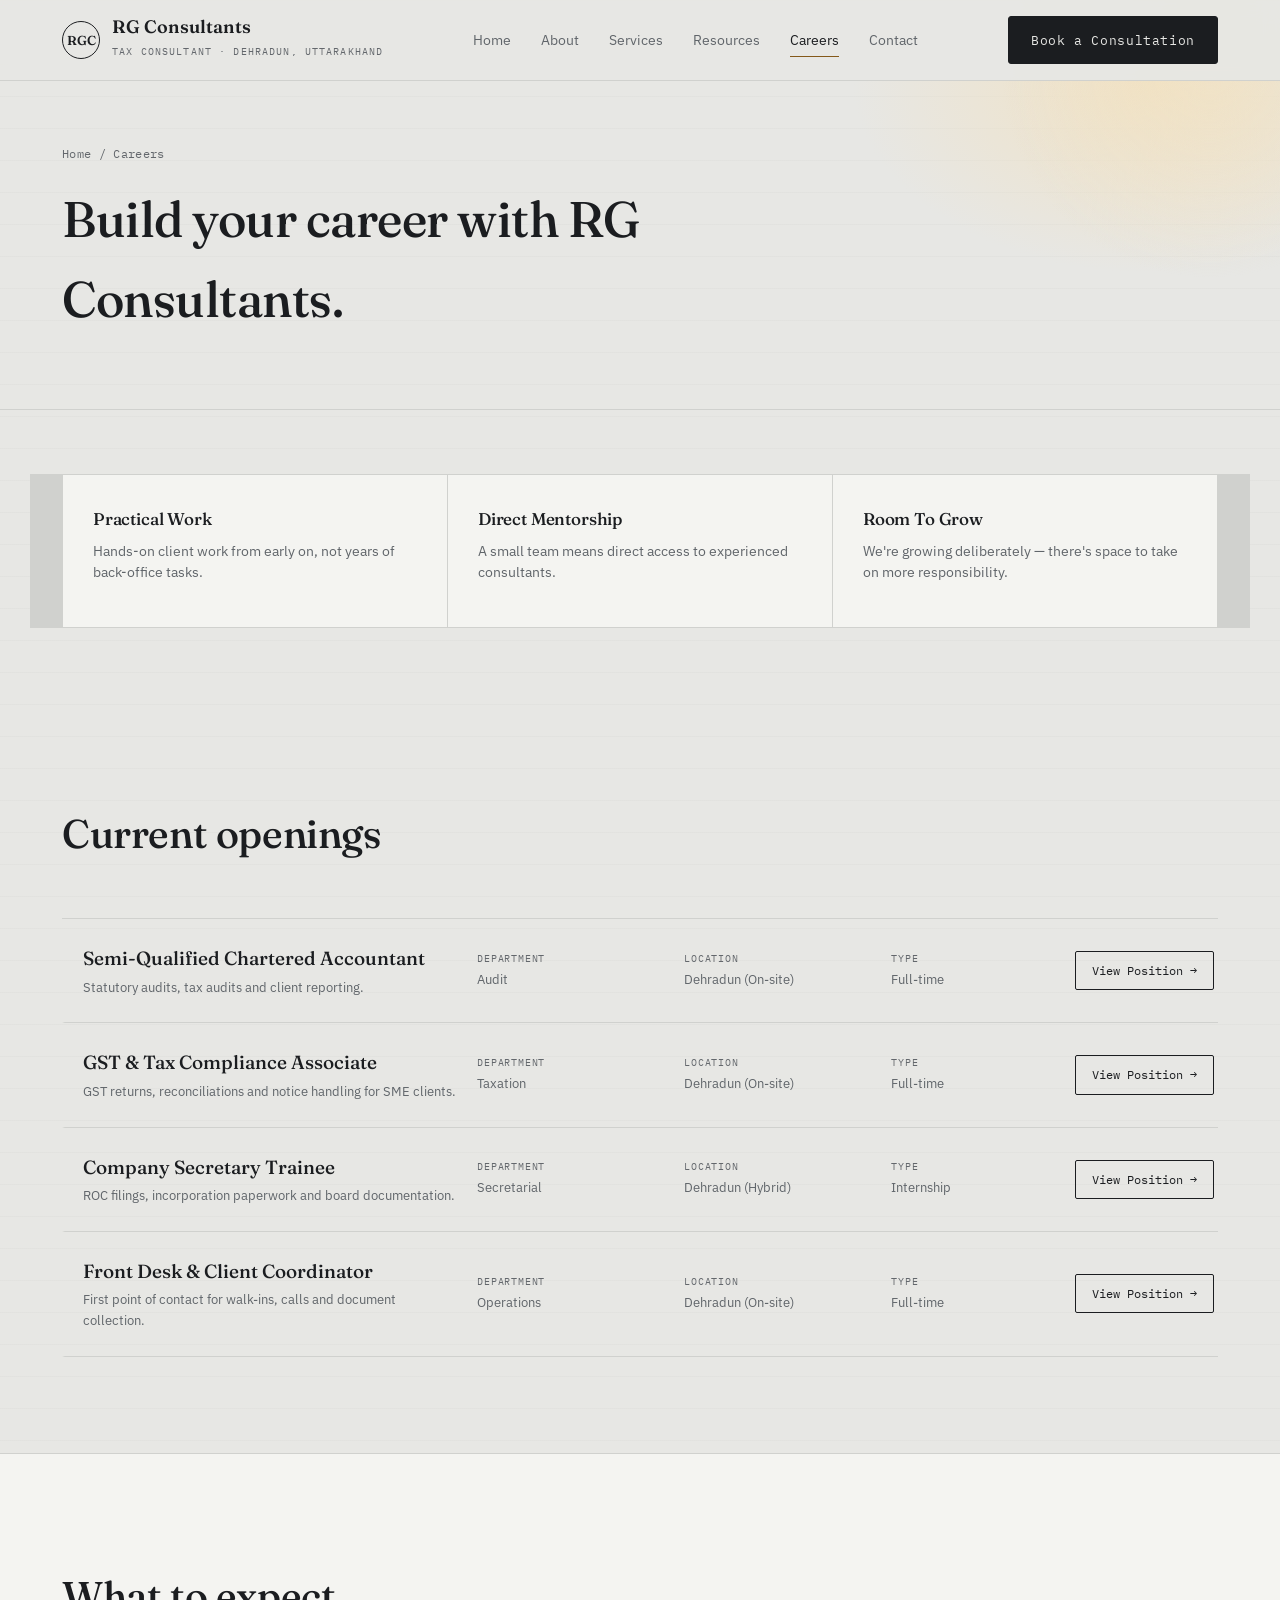
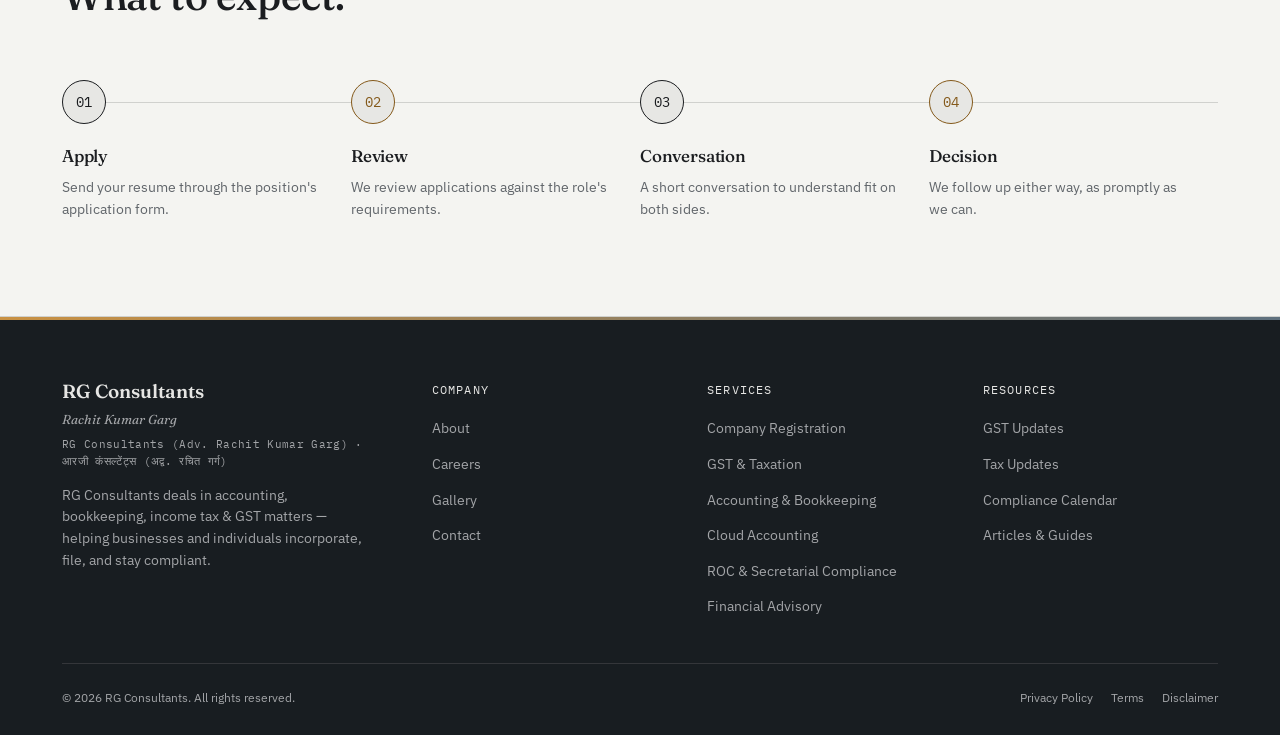
<file: careers.html>
<!DOCTYPE html>
<html lang="en">
<head>
<meta charset="UTF-8">
<meta name="viewport" content="width=device-width, initial-scale=1.0">
<title>Careers — RG Consultants</title>
<meta name="description" content="Current openings at RG Consultants, Dehradun.">
<link rel="canonical" href="https://rgconsultants.in/careers.html">
<link rel="preconnect" href="https://fonts.googleapis.com">
<link href="https://fonts.googleapis.com/css2?family=Fraunces:opsz,wght@9..144,300;9..144,400;9..144,500;9..144,600;9..144,700&family=IBM+Plex+Sans:wght@400;500;600;700&family=IBM+Plex+Mono:wght@400;500&display=swap" rel="stylesheet">
<link rel="stylesheet" href="css/styles.css">
</head>
<body>
<a href="#main" class="skip-link">Skip to content</a>
<header class="site-header" id="site-header"></header>

<main id="main">
  <section class="page-hero">
    <div class="wrap">
      <div class="breadcrumb"><a href="index.html">Home</a> / Careers</div>
      <h1>Build your career with RG Consultants.</h1>
    </div>
  </section>

  <section class="section-tight">
    <div class="wrap" style="display:grid;grid-template-columns:repeat(3,1fr);gap:1px;background:var(--border);border:1px solid var(--border);">
      <div style="background:var(--surface);padding:30px;"><h4 style="font-size:17px;">Practical Work</h4><p style="font-size:13.5px;color:var(--ink-soft);margin-top:8px;">Hands-on client work from early on, not years of back-office tasks.</p></div>
      <div style="background:var(--surface);padding:30px;"><h4 style="font-size:17px;">Direct Mentorship</h4><p style="font-size:13.5px;color:var(--ink-soft);margin-top:8px;">A small team means direct access to experienced consultants.</p></div>
      <div style="background:var(--surface);padding:30px;"><h4 style="font-size:17px;">Room To Grow</h4><p style="font-size:13.5px;color:var(--ink-soft);margin-top:8px;">We're growing deliberately — there's space to take on more responsibility.</p></div>
    </div>
  </section>

  <section>
    <div class="wrap">
      <div class="section-head reveal">
        <h2>Current openings</h2>
      </div>
      <div class="job-list reveal" id="jobList"></div>
    </div>
  </section>

  <section class="section-alt">
    <div class="wrap">
      <div class="section-head reveal">
        <h2>What to expect.</h2>
      </div>
      <div class="timeline reveal">
        <div class="timeline-step"><div class="num-badge">01</div><h4>Apply</h4><p>Send your resume through the position's application form.</p></div>
        <div class="timeline-step"><div class="num-badge">02</div><h4>Review</h4><p>We review applications against the role's requirements.</p></div>
        <div class="timeline-step"><div class="num-badge">03</div><h4>Conversation</h4><p>A short conversation to understand fit on both sides.</p></div>
        <div class="timeline-step"><div class="num-badge">04</div><h4>Decision</h4><p>We follow up either way, as promptly as we can.</p></div>
      </div>
    </div>
  </section>
</main>

<footer class="site-footer" id="site-footer"></footer>

<script src="js/data.js"></script>
<script src="js/main.js"></script>
<script>
  RGData.getJobs().then(list => {
    const jobList = document.getElementById("jobList");
    if (list.length) {
      jobList.innerHTML = list.map((j, i) => `
        <div class="job">
          <div class="job-title">${j.title}<span class="desc">${j.desc}</span></div>
          <div class="job-meta"><span class="k">Department</span>${j.dept}</div>
          <div class="job-meta"><span class="k">Location</span>${j.location}</div>
          <div class="job-meta"><span class="k">Type</span>${j.type}</div>
          <a href="job-detail.html?job=${i}" class="job-apply-link">View Position →</a>
        </div>
      `).join("");
    } else {
      jobList.innerHTML = `<div class="no-jobs">Currently no openings. Check back soon.</div>`;
    }
  });
</script>
</body>
</html>
</file>
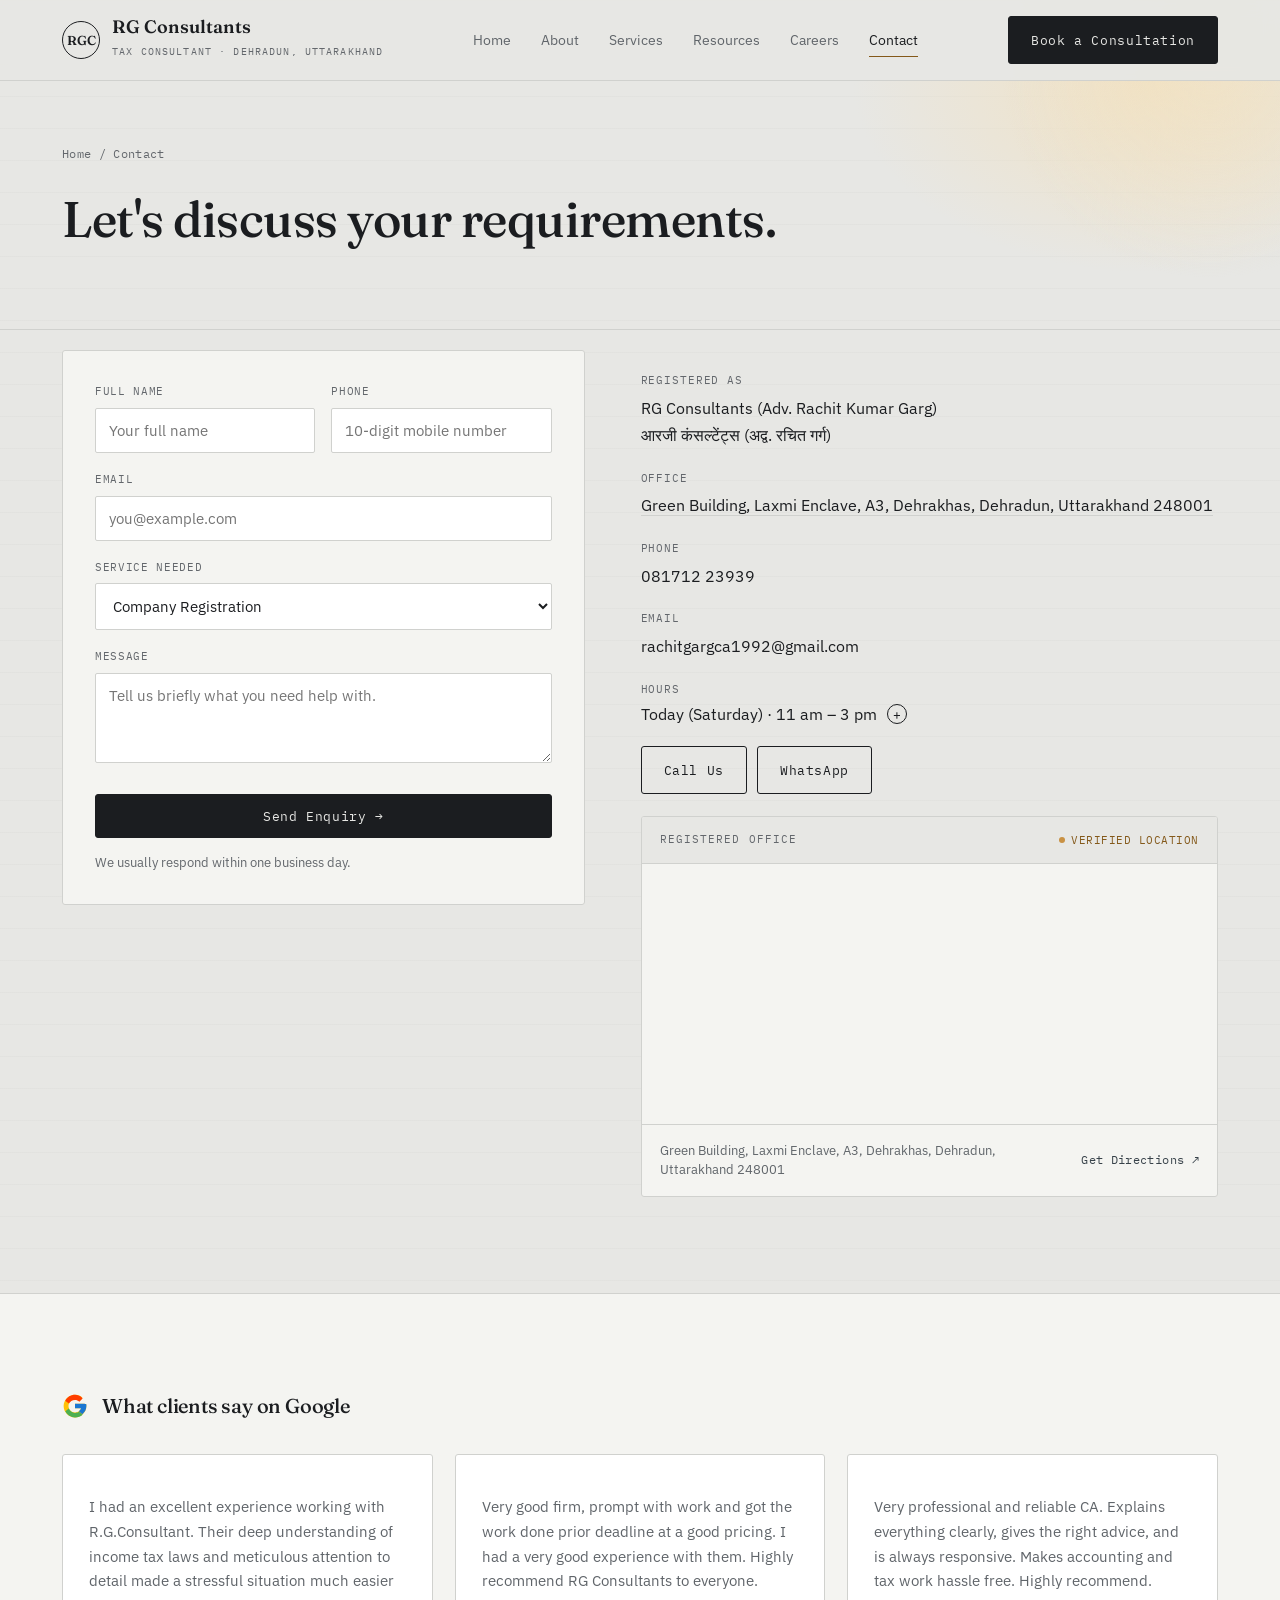
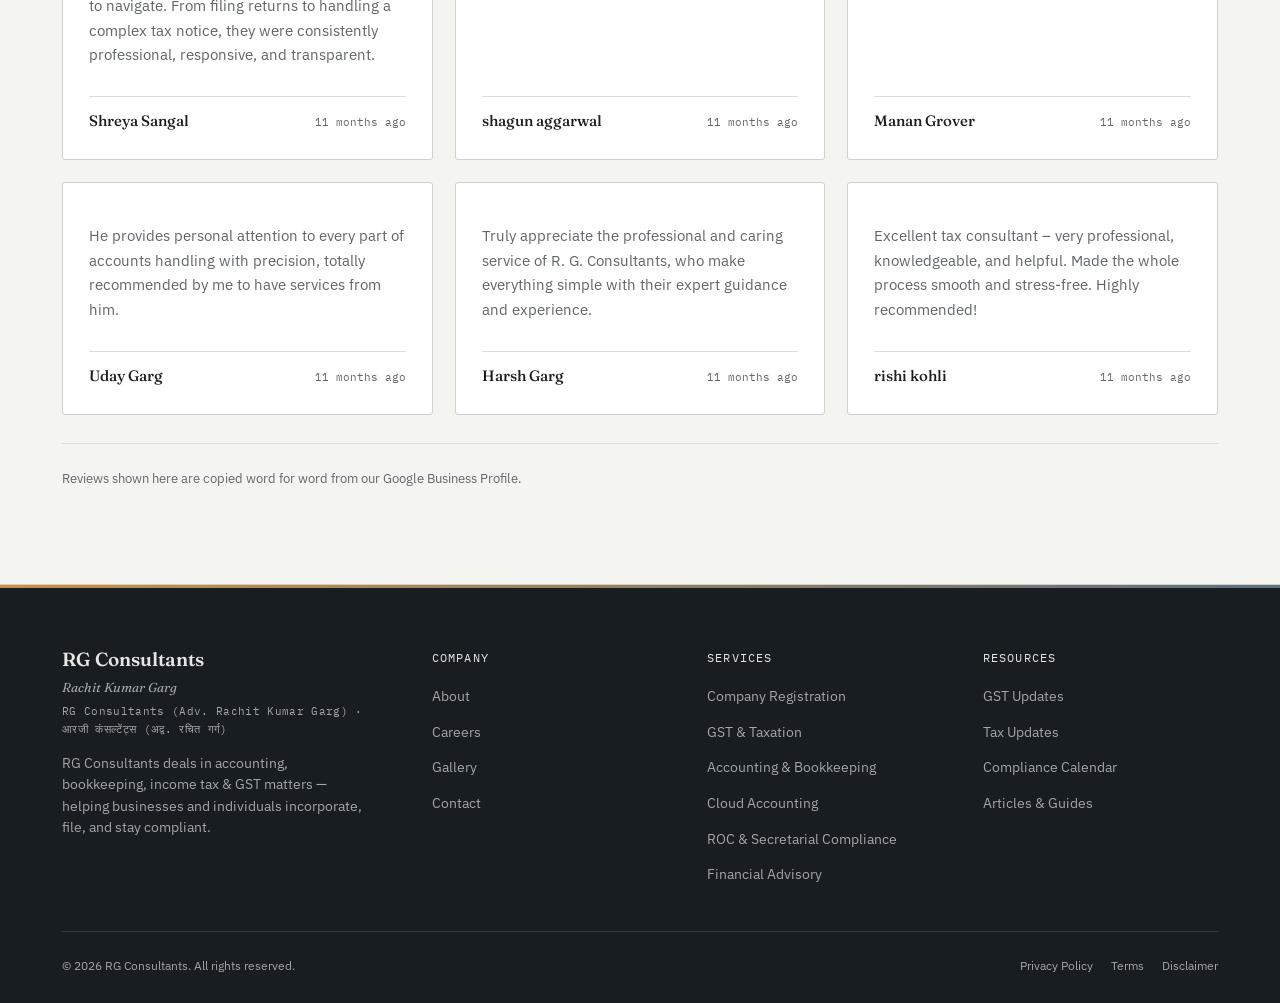
<file: contact.html>
<!DOCTYPE html>
<html lang="en">
<head>
<meta charset="UTF-8">
<meta name="viewport" content="width=device-width, initial-scale=1.0">
<title>Contact — RG Consultants</title>
<meta name="description" content="Contact RG Consultants, Dehradun — phone, email, office address and enquiry form.">
<link rel="canonical" href="https://rgconsultants.in/contact.html">
<link rel="preconnect" href="https://fonts.googleapis.com">
<link href="https://fonts.googleapis.com/css2?family=Fraunces:opsz,wght@9..144,300;9..144,400;9..144,500;9..144,600;9..144,700&family=IBM+Plex+Sans:wght@400;500;600;700&family=IBM+Plex+Mono:wght@400;500&display=swap" rel="stylesheet">
<link rel="stylesheet" href="css/styles.css">
</head>
<body>
<a href="#main" class="skip-link">Skip to content</a>
<header class="site-header" id="site-header"></header>

<main id="main">
  <section class="page-hero">
    <div class="wrap">
      <div class="breadcrumb"><a href="index.html">Home</a> / Contact</div>
      <h1>Let's discuss your requirements.</h1>
    </div>
  </section>

  <section style="padding-top:20px;">
    <div class="wrap" style="display:grid;grid-template-columns:0.95fr 1.05fr;gap:56px;">
      <div class="reveal">
        <form id="contactForm" class="panel" action="" method="POST">
          <div class="row2">
            <div class="field"><label for="name">Full name</label><input id="name" name="name" type="text" placeholder="Your full name" required><div class="field-error">Please enter your name.</div></div>
            <div class="field"><label for="phone">Phone</label><input id="phone" name="phone" type="tel" placeholder="10-digit mobile number" required><div class="field-error">Please enter your phone number.</div></div>
          </div>
          <div class="field"><label for="email">Email</label><input id="email" name="email" type="email" placeholder="you@example.com" required><div class="field-error">Please enter a valid email.</div></div>
          <div class="field">
            <label for="service">Service needed</label>
            <select id="service" name="service"></select>
          </div>
          <div class="field"><label for="message">Message</label><textarea id="message" name="message" placeholder="Tell us briefly what you need help with."></textarea></div>
          <button type="submit" class="btn btn-primary submit-btn">Send Enquiry →</button>
          <div class="form-note">We usually respond within one business day.</div>
          <div id="form-status"></div>
        </form>
      </div>

      <div class="reveal">
        <dl class="contact-dl" style="margin-top:16px;">
          <dt>Registered as</dt>
          <dd id="ddLegal"></dd>
          <dt>Office</dt>
          <dd><a id="ddAddress" href="#" target="_blank" rel="noopener" style="border-bottom:1px solid var(--border);"></a></dd>
          <dt>Phone</dt>
          <dd><a id="ddPhone" href="#"></a></dd>
          <dt>Email</dt>
          <dd id="ddEmail"></dd>
          <dt>Hours</dt>
          <dd>
            <button type="button" class="hours-toggle" id="hoursToggle" aria-expanded="false">
              <span id="hoursSummary">Today's hours</span>
              <span class="toggle-icon" id="hoursIcon">+</span>
            </button>
            <div class="hours-panel" id="hoursPanel">
              <div class="hours-panel-inner">
                <div class="hours-grid" id="hoursGrid"></div>
                <span class="hours-note" id="hoursNoteText"></span>
              </div>
            </div>
          </dd>
        </dl>

        <div class="contact-actions">
          <a id="callBtn" href="#" class="btn btn-outline">Call Us</a>
          <a id="whatsappBtn" href="#" target="_blank" rel="noopener" class="btn btn-outline">WhatsApp</a>
        </div>

        <div class="location-card">
          <div class="location-card-header">
            <span class="label">Registered Office</span>
            <span class="verified">Verified Location</span>
          </div>
          <a class="map-link" id="mapLink" href="#" target="_blank" rel="noopener" aria-label="Open RG Consultants location in Google Maps">
            <iframe class="map-embed" id="mapEmbed" loading="lazy" referrerpolicy="no-referrer-when-downgrade" style="pointer-events:none;" title="RG Consultants location map"></iframe>
          </a>
          <div class="location-card-footer">
            <span class="addr" id="cardAddr"></span>
            <a id="directionsLink" href="#" target="_blank" rel="noopener" class="directions-link">Get Directions ↗</a>
          </div>
        </div>
      </div>
    </div>
  </section>

  <!-- GOOGLE REVIEWS -->
  <section class="reviews-band">
    <div class="wrap reveal">
      <div class="reviews-head">
        <svg class="g-mark" viewBox="0 0 48 48" xmlns="http://www.w3.org/2000/svg" aria-hidden="true">
          <path fill="#FFC107" d="M43.6 20.5H42V20H24v8h11.3C33.7 32.7 29.3 36 24 36c-6.6 0-12-5.4-12-12s5.4-12 12-12c3.1 0 5.8 1.1 8 3l6-6C34.5 5.1 29.5 3 24 3 12.4 3 3 12.4 3 24s9.4 21 21 21 21-9.4 21-21c0-1.4-.1-2.7-.4-3.5z"/>
          <path fill="#FF3D00" d="M6.3 14.7l6.6 4.8C14.6 15.9 18.9 13 24 13c3.1 0 5.8 1.1 8 3l6-6C34.5 5.1 29.5 3 24 3c-7.7 0-14.4 4.4-17.7 10.7z"/>
          <path fill="#4CAF50" d="M24 45c5.4 0 10.3-1.8 14-5l-6.5-5.5c-2.1 1.4-4.8 2.2-7.5 2.2-5.3 0-9.7-3.3-11.3-8l-6.6 5.1C9.5 40.5 16.2 45 24 45z"/>
          <path fill="#1976D2" d="M43.6 20.5H42V20H24v8h11.3c-.8 2.3-2.3 4.2-4.3 5.5l6.5 5.5C41.9 35.8 45 30.3 45 24c0-1.4-.1-2.7-.4-3.5z"/>
        </svg>
        <h3>What clients say on Google</h3>
      </div>
      <!--
        Static reviews — populated from js/data.js (the `reviews` array).
        Same source as index.html; add reviews there once, both pages update.
      -->
      <div class="review-grid" id="reviewGrid"></div>
      <div class="reviews-footer">
        <p>Reviews shown here are copied word for word from our Google Business Profile.</p>
      </div>
    </div>
  </section>
</main>

<footer class="site-footer" id="site-footer"></footer>

<script src="js/data.js"></script>
<script src="js/main.js"></script>
<script>
  document.getElementById("ddLegal").innerHTML = `${companyInfo.legalNameEn}<br><span lang="hi" style="display:block;margin-top:2px;">${companyInfo.legalNameHi}</span>`;
  document.getElementById("ddAddress").textContent = companyInfo.address;
  document.getElementById("ddAddress").href = companyInfo.mapsUrl;
  document.getElementById("ddPhone").textContent = companyInfo.phone;
  document.getElementById("ddPhone").href = companyInfo.phoneHref;
  document.getElementById("ddEmail").textContent = companyInfo.email;
  document.getElementById("hoursGrid").innerHTML = buildHoursGridHTML();
  document.getElementById("hoursNoteText").textContent = companyInfo.hoursNote;
  initHoursWidget("hoursToggle", "hoursSummary", "hoursIcon");

  document.getElementById("callBtn").href = companyInfo.phoneHref;
  document.getElementById("whatsappBtn").href = companyInfo.whatsappHref;
  document.getElementById("mapLink").href = companyInfo.mapsUrl;
  document.getElementById("mapEmbed").src = companyInfo.mapsEmbedSrc;
  document.getElementById("cardAddr").textContent = companyInfo.address;
  document.getElementById("directionsLink").href = companyInfo.mapsUrl;
  RGData.getReviews().then(list => {
    const grid = document.getElementById("reviewGrid");
    if (!list.length) {
      grid.innerHTML = `<p class="reviews-empty">Reviews will appear here soon.</p>`;
      return;
    }
    grid.innerHTML = list.slice(0, 6).map(r => `
      <div class="review-card">
        ${r.rating ? `<div class="review-stars" aria-label="${r.rating} out of 5 stars">${"★".repeat(r.rating)}${"☆".repeat(5 - r.rating)}</div>` : ""}
        <p class="review-text">${r.text}</p>
        <div class="review-attribution">
          <span class="review-name">${r.name}</span>
          <span class="review-date">${r.date || ""}</span>
        </div>
      </div>
    `).join("");
  });

  document.getElementById("service").innerHTML = services.map(s => `<option>${s.title}</option>`).join("") + `<option>Something else</option>`;
  const preselect = qs("service");
  if (preselect) document.getElementById("service").value = preselect;

  document.getElementById("contactForm").action = companyInfo.formspreeEndpoint;
  wireFormSubmit("contactForm", "form-status", "Thanks — your request has been sent. We'll call you back within one business day.");
</script>
</body>
</html>
</file>
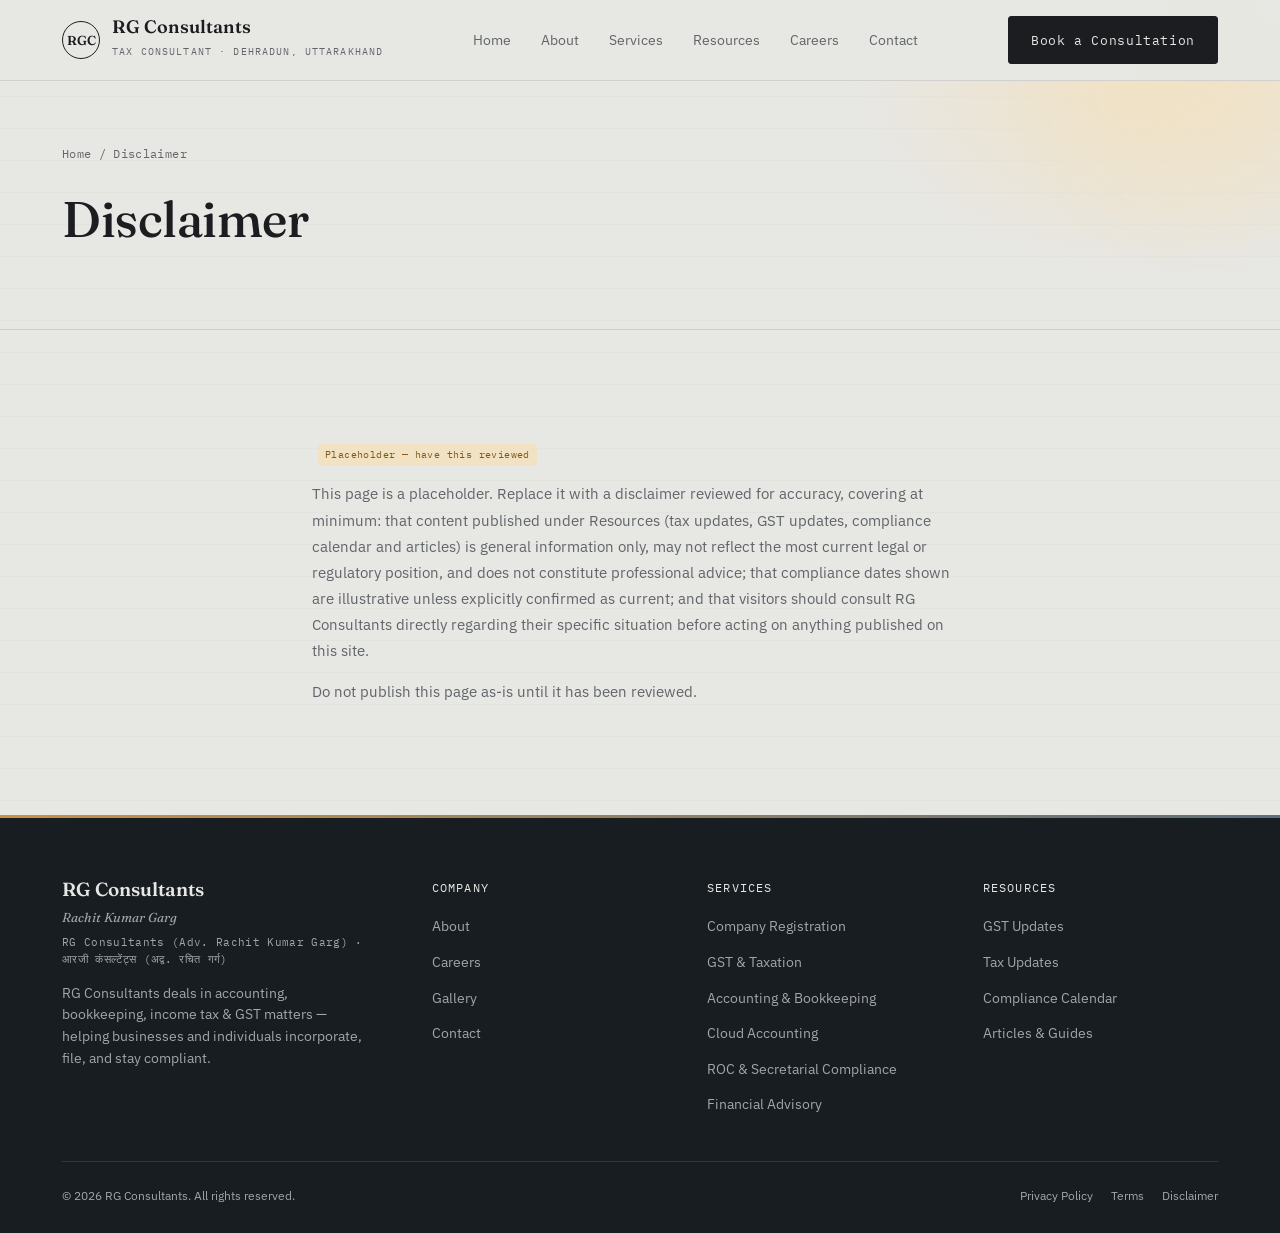
<file: disclaimer.html>
<!DOCTYPE html>
<html lang="en">
<head>
<meta charset="UTF-8">
<meta name="viewport" content="width=device-width, initial-scale=1.0">
<title>Disclaimer — RG Consultants</title>
<meta name="description" content="Disclaimer for the RG Consultants website.">
<link rel="preconnect" href="https://fonts.googleapis.com">
<link href="https://fonts.googleapis.com/css2?family=Fraunces:opsz,wght@9..144,300;9..144,400;9..144,500;9..144,600;9..144,700&family=IBM+Plex+Sans:wght@400;500;600;700&family=IBM+Plex+Mono:wght@400;500&display=swap" rel="stylesheet">
<link rel="stylesheet" href="css/styles.css">
</head>
<body>
<a href="#main" class="skip-link">Skip to content</a>
<header class="site-header" id="site-header"></header>
<main id="main">
  <section class="page-hero"><div class="wrap"><div class="breadcrumb"><a href="index.html">Home</a> / Disclaimer</div><h1>Disclaimer</h1></div></section>
  <section>
    <div class="wrap" style="max-width:720px;font-size:14.5px;color:var(--ink-soft);line-height:1.8;">
      <p><span class="verify-tag">Placeholder — have this reviewed</span></p>
      <p>This page is a placeholder. Replace it with a disclaimer reviewed for accuracy, covering at minimum: that content published under Resources (tax updates, GST updates, compliance calendar and articles) is general information only, may not reflect the most current legal or regulatory position, and does not constitute professional advice; that compliance dates shown are illustrative unless explicitly confirmed as current; and that visitors should consult RG Consultants directly regarding their specific situation before acting on anything published on this site.</p>
      <p>Do not publish this page as-is until it has been reviewed.</p>
    </div>
  </section>
</main>
<footer class="site-footer" id="site-footer"></footer>
<script src="js/data.js"></script>
<script src="js/main.js"></script>
</body>
</html>
</file>
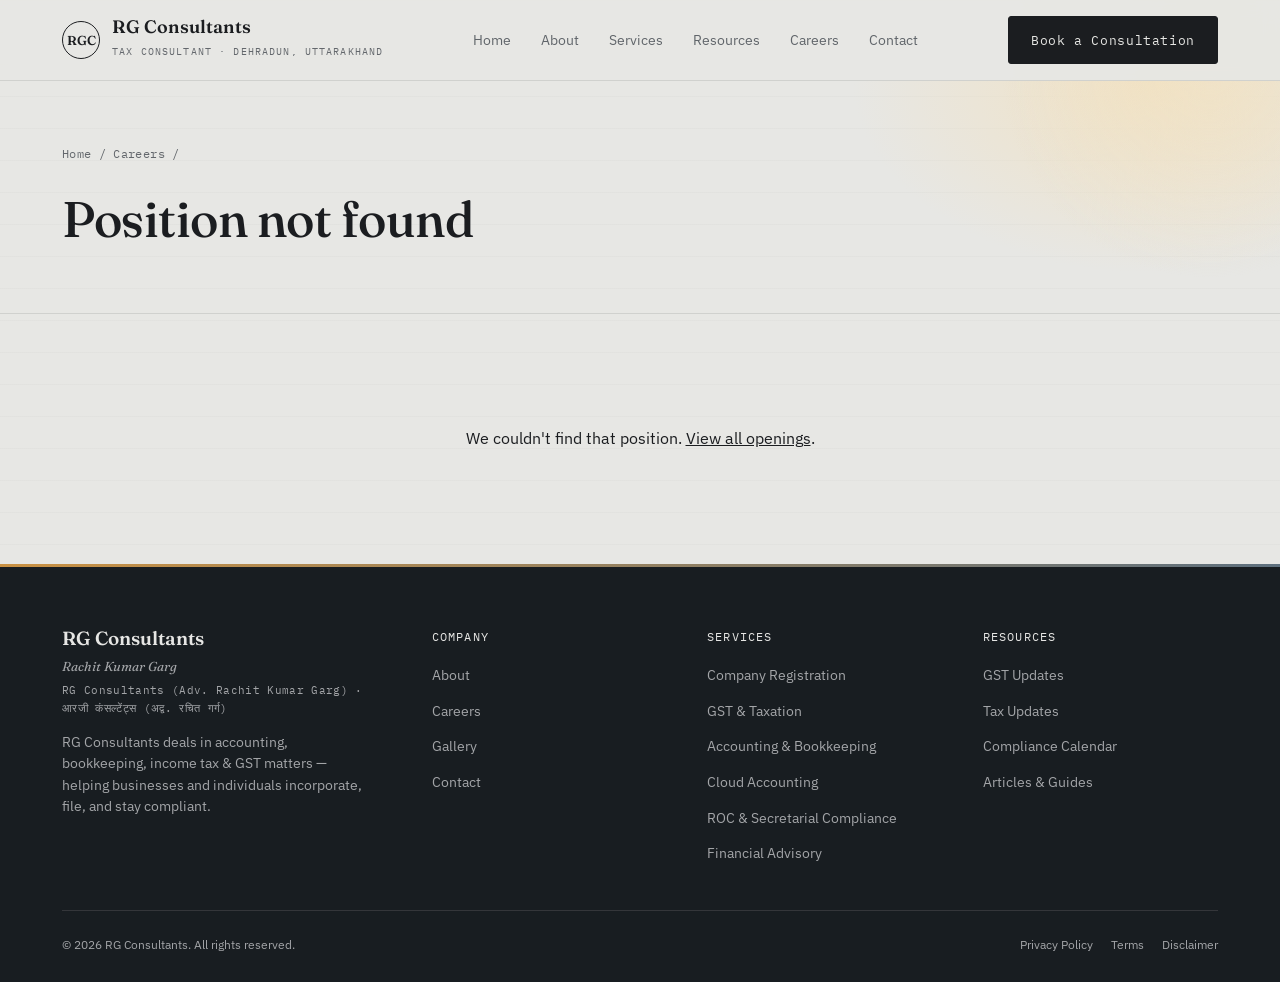
<file: job-detail.html>
<!DOCTYPE html>
<html lang="en">
<head>
<meta charset="UTF-8">
<meta name="viewport" content="width=device-width, initial-scale=1.0">
<title id="pageTitle">Job — RG Consultants</title>
<meta name="description" content="Job opening at RG Consultants, Dehradun.">
<link rel="preconnect" href="https://fonts.googleapis.com">
<link href="https://fonts.googleapis.com/css2?family=Fraunces:opsz,wght@9..144,300;9..144,400;9..144,500;9..144,600;9..144,700&family=IBM+Plex+Sans:wght@400;500;600;700&family=IBM+Plex+Mono:wght@400;500&display=swap" rel="stylesheet">
<link rel="stylesheet" href="css/styles.css">
</head>
<body>
<a href="#main" class="skip-link">Skip to content</a>
<header class="site-header" id="site-header"></header>

<main id="main">
  <section class="page-hero" style="padding-bottom:40px;">
    <div class="wrap">
      <div class="breadcrumb"><a href="index.html">Home</a> / <a href="careers.html">Careers</a> / <span id="breadcrumbTitle"></span></div>
      <h1 id="jobTitle">Loading…</h1>
      <p id="jobMeta" class="mono" style="font-size:13px;color:var(--ink-faint);"></p>
    </div>
  </section>

  <section id="jobBody" style="display:none;padding-top:20px;">
    <div class="wrap" style="display:grid;grid-template-columns:1.2fr 0.9fr;gap:56px;">
      <div>
        <p id="jobDesc" style="color:var(--ink-soft);font-size:15.5px;"></p>
        <ul id="jobResponsibilities" style="margin-top:14px;padding-left:20px;color:var(--ink-soft);font-size:14.5px;line-height:1.8;"></ul>
        <ul id="jobRequirements" style="margin-top:14px;padding-left:20px;color:var(--ink-soft);font-size:14.5px;line-height:1.8;"></ul>
      </div>

      <div>
        <form id="applyForm" class="panel" action="" method="POST">
          <h4 style="font-size:17px;margin-bottom:16px;">Apply for this role</h4>
          <div class="field"><label for="applyName">Full name</label><input id="applyName" name="name" type="text" placeholder="Your full name" required><div class="field-error">Please enter your name.</div></div>
          <div class="field"><label for="applyEmail">Email</label><input id="applyEmail" name="email" type="email" placeholder="you@example.com" required><div class="field-error">Please enter a valid email.</div></div>
          <div class="field"><label for="applyPhone">Phone</label><input id="applyPhone" name="phone" type="tel" placeholder="10-digit mobile number" required><div class="field-error">Please enter your phone number.</div></div>
          <input type="hidden" name="position" id="applyPosition">
          <div class="field"><label for="applyResume">Resume (link)</label><input id="applyResume" name="resume_link" type="url" placeholder="Link to your resume (Drive, Dropbox, etc.)" required><div class="field-error">Please add a link to your resume.</div></div>
          <div class="field"><label for="applyMessage">Message</label><textarea id="applyMessage" name="message" placeholder="Anything you'd like us to know."></textarea></div>
          <button type="submit" class="btn btn-primary submit-btn">Submit Application</button>
          <div class="form-note">Applications are sent directly to the hiring inbox — no application data is stored on this site.</div>
          <div id="form-status"></div>
        </form>
      </div>
    </div>
  </section>

  <section id="notFound" style="display:none;text-align:center;">
    <div class="wrap"><p>We couldn't find that position. <a href="careers.html" style="text-decoration:underline;">View all openings</a>.</p></div>
  </section>
</main>

<footer class="site-footer" id="site-footer"></footer>

<script src="js/data.js"></script>
<script src="js/main.js"></script>
<script>
  const jobIndex = qs("job");
  RGData.getJob(jobIndex).then(j => {
    if (!j) {
      document.getElementById("notFound").style.display = "block";
      document.getElementById("jobTitle").textContent = "Position not found";
      return;
    }
    document.title = `${j.title} — RG Consultants`;
    document.getElementById("pageTitle").textContent = `${j.title} — RG Consultants`;
    document.getElementById("breadcrumbTitle").textContent = j.title;
    document.getElementById("jobTitle").textContent = j.title;
    document.getElementById("jobMeta").textContent = `${j.type} · ${j.location} · ${j.experience}`;
    document.getElementById("jobDesc").textContent = j.desc;
    document.getElementById("jobResponsibilities").innerHTML = j.responsibilities.map(r => `<li>${r}</li>`).join("");
    document.getElementById("jobRequirements").innerHTML = j.requirements.map(r => `<li>${r}</li>`).join("");
    document.getElementById("applyPosition").value = j.title;
    document.getElementById("applyForm").action = companyInfo.formspreeEndpoint;
    document.getElementById("jobBody").style.display = "block";
    wireFormSubmit("applyForm", "form-status", "Thanks — your application has been received. We'll be in touch if it's a fit.");
  });
</script>
</body>
</html>
</file>
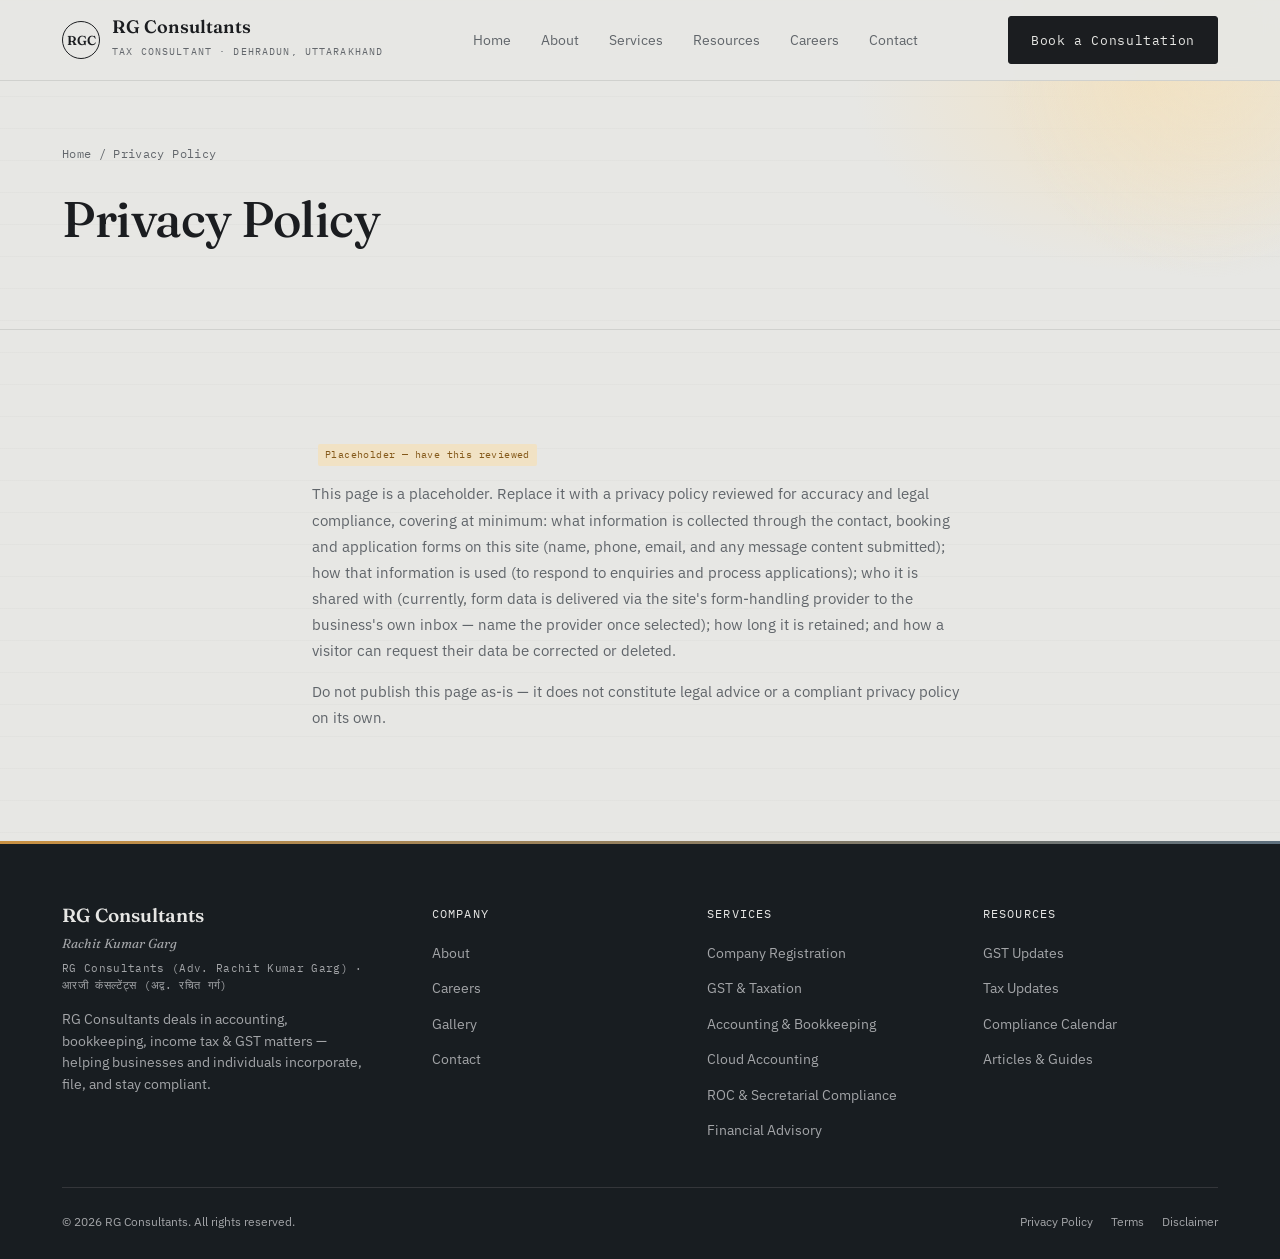
<file: privacy.html>
<!DOCTYPE html>
<html lang="en">
<head>
<meta charset="UTF-8">
<meta name="viewport" content="width=device-width, initial-scale=1.0">
<title>Privacy Policy — RG Consultants</title>
<meta name="description" content="Privacy policy for the RG Consultants website.">
<link rel="preconnect" href="https://fonts.googleapis.com">
<link href="https://fonts.googleapis.com/css2?family=Fraunces:opsz,wght@9..144,300;9..144,400;9..144,500;9..144,600;9..144,700&family=IBM+Plex+Sans:wght@400;500;600;700&family=IBM+Plex+Mono:wght@400;500&display=swap" rel="stylesheet">
<link rel="stylesheet" href="css/styles.css">
</head>
<body>
<a href="#main" class="skip-link">Skip to content</a>
<header class="site-header" id="site-header"></header>
<main id="main">
  <section class="page-hero"><div class="wrap"><div class="breadcrumb"><a href="index.html">Home</a> / Privacy Policy</div><h1>Privacy Policy</h1></div></section>
  <section>
    <div class="wrap" style="max-width:720px;font-size:14.5px;color:var(--ink-soft);line-height:1.8;">
      <p><span class="verify-tag">Placeholder — have this reviewed</span></p>
      <p>This page is a placeholder. Replace it with a privacy policy reviewed for accuracy and legal compliance, covering at minimum: what information is collected through the contact, booking and application forms on this site (name, phone, email, and any message content submitted); how that information is used (to respond to enquiries and process applications); who it is shared with (currently, form data is delivered via the site's form-handling provider to the business's own inbox — name the provider once selected); how long it is retained; and how a visitor can request their data be corrected or deleted.</p>
      <p>Do not publish this page as-is — it does not constitute legal advice or a compliant privacy policy on its own.</p>
    </div>
  </section>
</main>
<footer class="site-footer" id="site-footer"></footer>
<script src="js/data.js"></script>
<script src="js/main.js"></script>
</body>
</html>
</file>
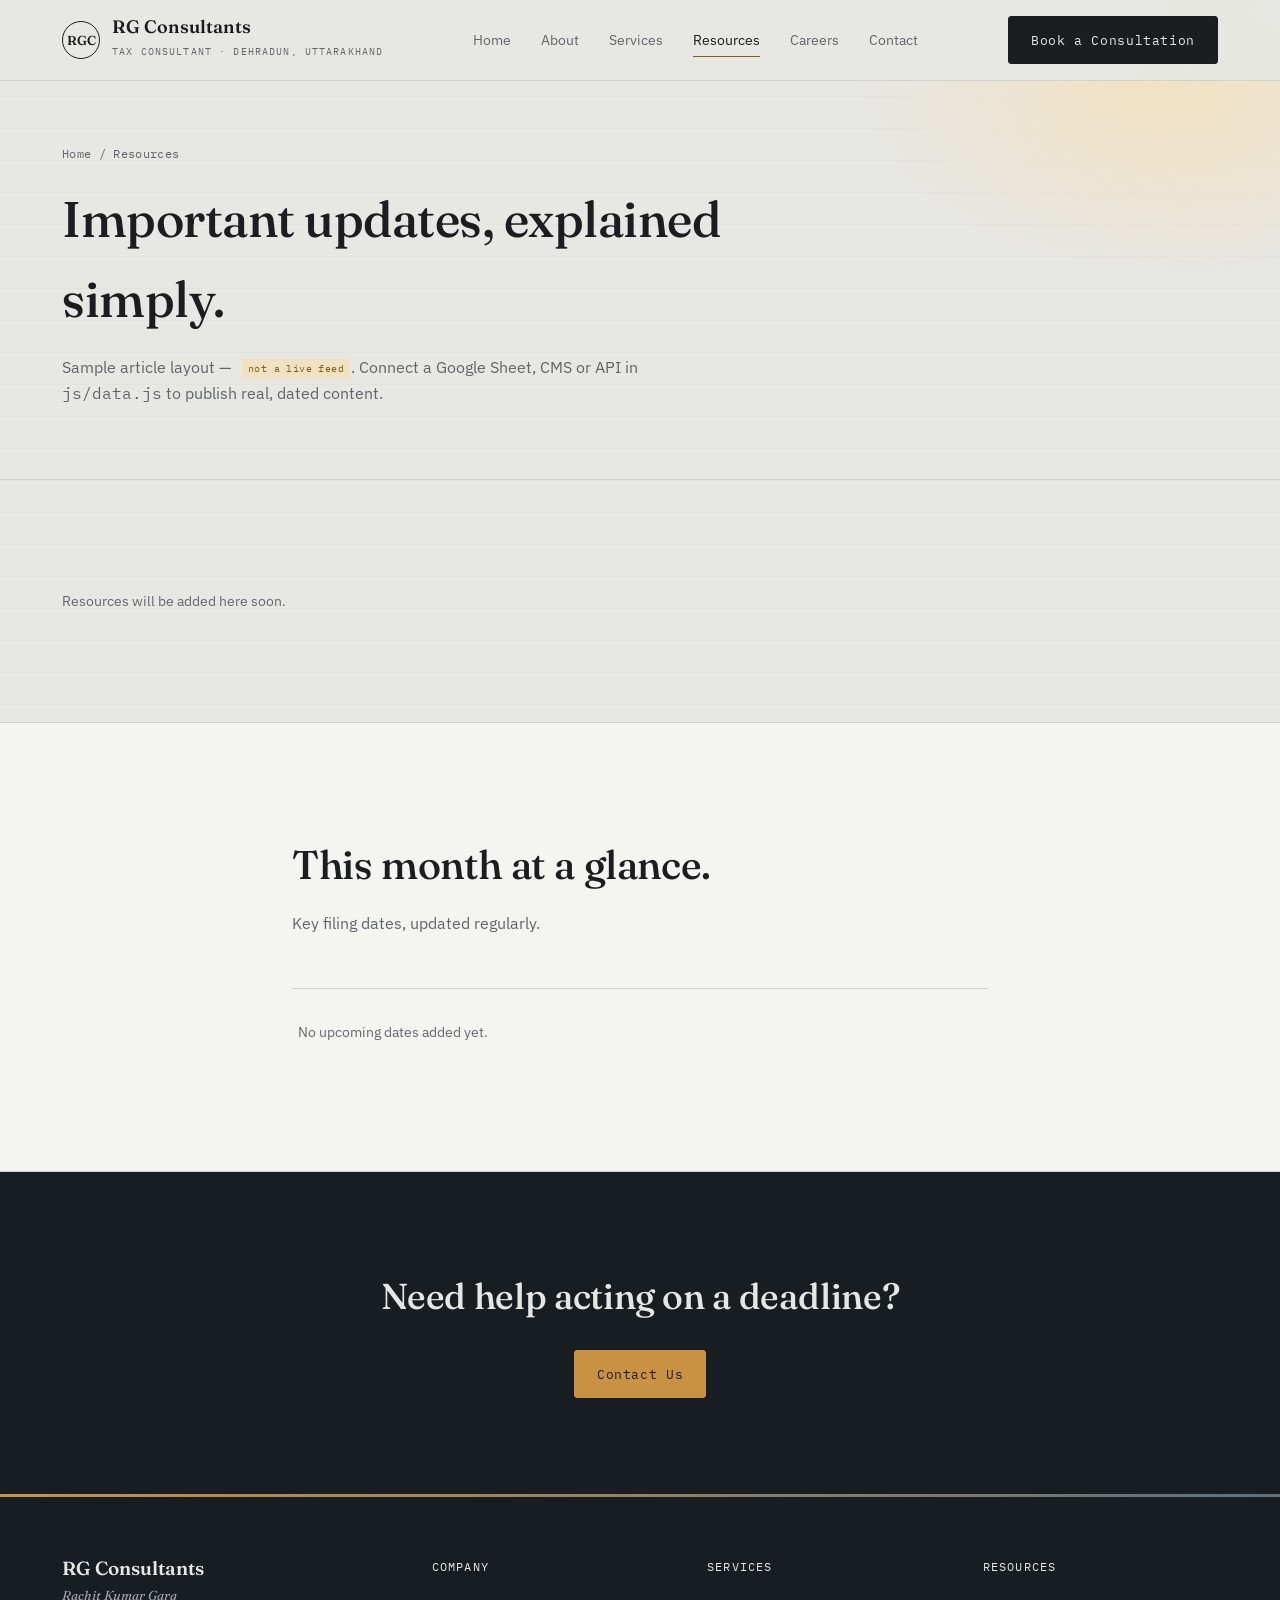
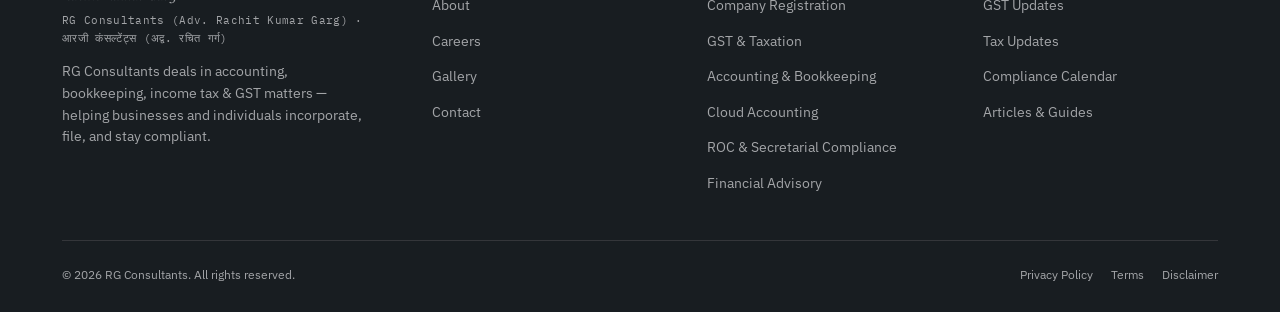
<file: resources.html>
<!DOCTYPE html>
<html lang="en">
<head>
<meta charset="UTF-8">
<meta name="viewport" content="width=device-width, initial-scale=1.0">
<title>Resources — RG Consultants</title>
<meta name="description" content="GST updates, income tax updates, compliance calendar and articles from RG Consultants, Dehradun.">
<link rel="canonical" href="https://rgconsultants.in/resources.html">
<link rel="preconnect" href="https://fonts.googleapis.com">
<link href="https://fonts.googleapis.com/css2?family=Fraunces:opsz,wght@9..144,300;9..144,400;9..144,500;9..144,600;9..144,700&family=IBM+Plex+Sans:wght@400;500;600;700&family=IBM+Plex+Mono:wght@400;500&display=swap" rel="stylesheet">
<link rel="stylesheet" href="css/styles.css">
</head>
<body>
<a href="#main" class="skip-link">Skip to content</a>
<header class="site-header" id="site-header"></header>

<main id="main">
  <section class="page-hero">
    <div class="wrap">
      <div class="breadcrumb"><a href="index.html">Home</a> / Resources</div>
      <h1>Important updates, explained simply.</h1>
      <p>Sample article layout — <span class="verify-tag">not a live feed</span>. Connect a Google Sheet, CMS or API in <code class="mono">js/data.js</code> to publish real, dated content.</p>
    </div>
  </section>

  <section>
    <div class="wrap">
      <div class="search-row reveal" id="searchRow">
        <input type="search" id="articleSearch" placeholder="Search articles…" aria-label="Search articles">
      </div>
      <div class="filter-row reveal" id="categoryFilters"></div>
      <div class="article-grid reveal" id="articleGrid"></div>
      <p id="noResults" style="display:none;color:var(--ink-faint);font-size:14px;">No articles match your search.</p>
    </div>
  </section>

  <section class="section-alt" id="calendar">
    <div class="wrap" style="max-width:760px;">
      <div class="section-head reveal">
        <h2>This month at a glance.</h2>
        <p id="calendarNote">Key filing dates, updated regularly.</p>
      </div>
      <div class="calendar-list reveal" id="calendarList"></div>
    </div>
  </section>

  <section class="section-dark" style="text-align:center;">
    <div class="wrap reveal" style="max-width:600px;">
      <h2 style="color:var(--on-dark);font-size:clamp(26px,3.6vw,36px);">Need help acting on a deadline?</h2>
      <div style="margin-top:24px;"><a href="contact.html" class="btn btn-gold">Contact Us</a></div>
    </div>
  </section>
</main>

<footer class="site-footer" id="site-footer"></footer>

<script src="js/data.js"></script>
<script src="js/main.js"></script>
<script>
  let activeCategory = qs("cat") || "All";
  let allArticles = [];

  function renderFilters() {
    document.getElementById("categoryFilters").innerHTML = articleCategories.map(c => `
      <button class="filter-chip ${c === activeCategory ? "active" : ""}" data-cat="${c}">${c}</button>
    `).join("");
    document.querySelectorAll(".filter-chip").forEach(btn => {
      btn.addEventListener("click", () => {
        activeCategory = btn.getAttribute("data-cat");
        renderFilters();
        renderArticles();
      });
    });
  }

  function renderArticles() {
    const term = document.getElementById("articleSearch").value.trim().toLowerCase();
    const filtered = allArticles.filter(a => {
      const matchesCat = activeCategory === "All" || a.tag === activeCategory;
      const matchesTerm = !term || a.title.toLowerCase().includes(term) || a.summary.toLowerCase().includes(term);
      return matchesCat && matchesTerm;
    });
    const grid = document.getElementById("articleGrid");
    const noResultsEl = document.getElementById("noResults");
    document.getElementById("searchRow").style.display = allArticles.length ? "flex" : "none";
    document.getElementById("categoryFilters").style.display = allArticles.length ? "flex" : "none";
    if (!allArticles.length) {
      noResultsEl.textContent = "Resources will be added here soon.";
      noResultsEl.style.display = "block";
    } else {
      noResultsEl.textContent = "No articles match your search.";
      noResultsEl.style.display = filtered.length ? "none" : "block";
    }
    grid.innerHTML = filtered.map(a => `
      <a href="article-detail.html?slug=${a.slug}" class="article-card" style="text-decoration:none;">
        <span class="article-tag">${a.tag}</span>
        <h4>${a.title}</h4>
        <p>${a.summary}</p>
        <div class="foot"><span>${new Date(a.date).toLocaleDateString('en-IN',{day:'numeric',month:'short',year:'numeric'})} · ${a.readTime}</span><span>Read →</span></div>
      </a>
    `).join("");
  }

  document.getElementById("articleSearch").addEventListener("input", renderArticles);
  renderFilters();
  RGData.getArticles().then(list => {
    allArticles = list;
    renderArticles();
  });

  RGData.getComplianceDates().then(dates => {
    const list = document.getElementById("calendarList");
    if (!dates.length) {
      list.innerHTML = `<p style="color:var(--ink-faint);font-size:14px;padding:18px 6px;">No upcoming dates added yet.</p>`;
      return;
    }
    list.innerHTML = dates.map(d => `
      <div class="calendar-row">
        <div class="calendar-date mono">${d.date}</div>
        <div class="calendar-title">${d.title}</div>
        <div class="calendar-tag">${d.tag}</div>
      </div>
    `).join("");
  });
</script>
</body>
</html>
</file>
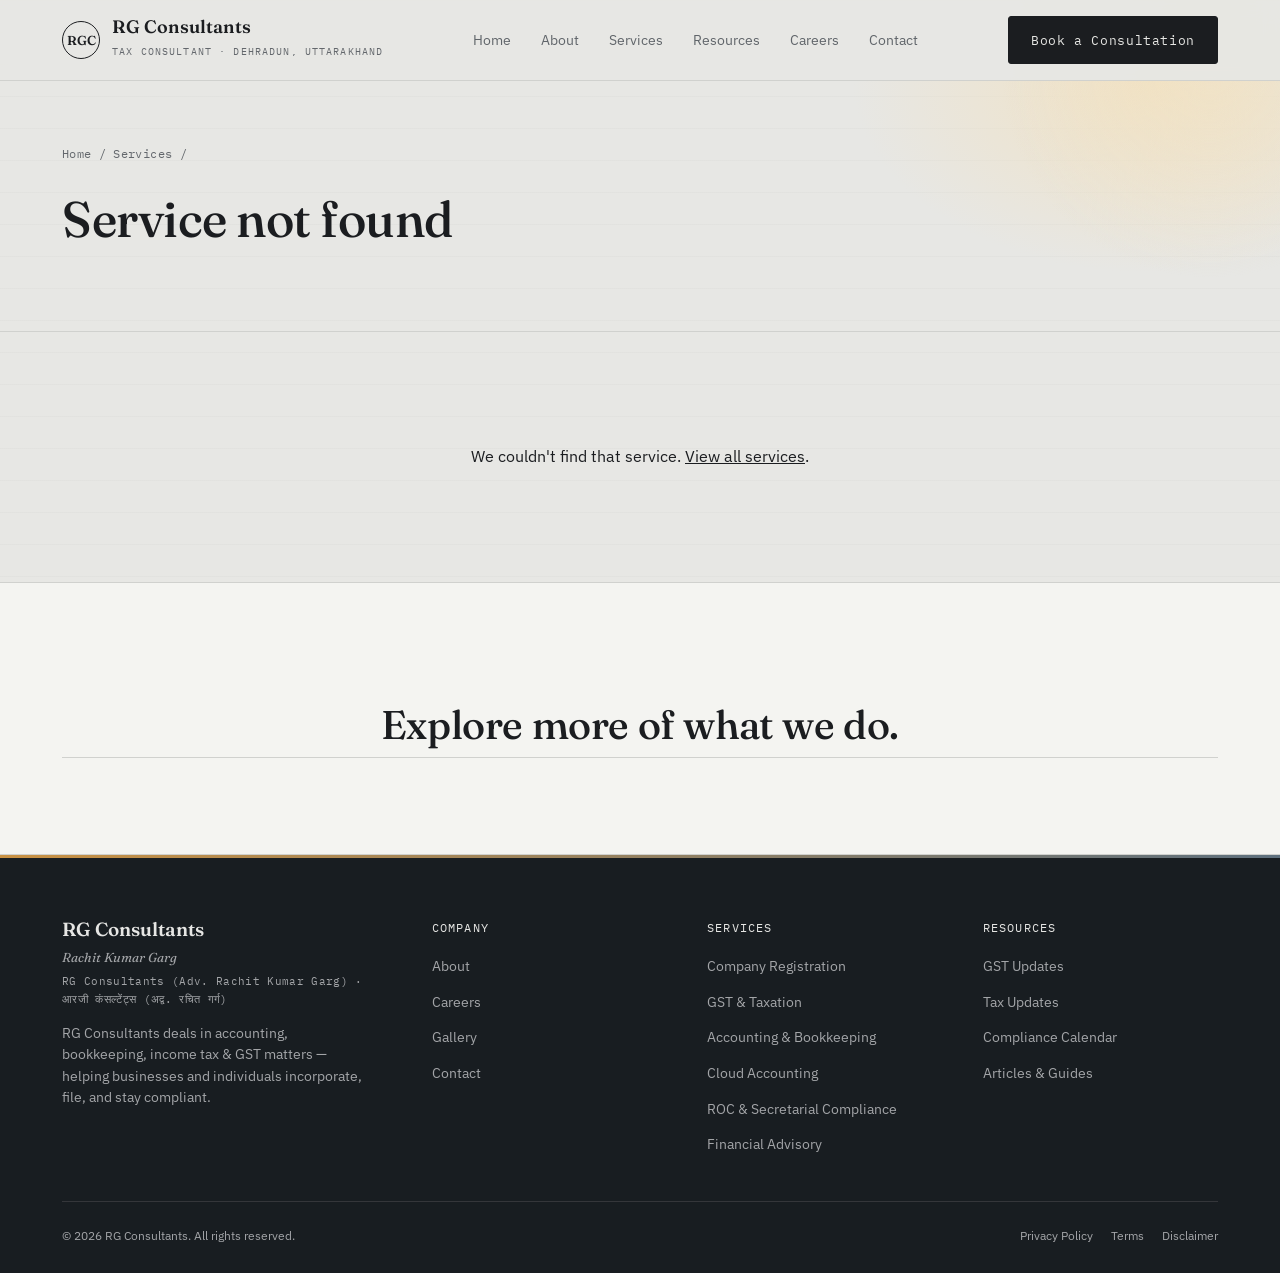
<file: service-detail.html>
<!DOCTYPE html>
<html lang="en">
<head>
<meta charset="UTF-8">
<meta name="viewport" content="width=device-width, initial-scale=1.0">
<title id="pageTitle">Service — RG Consultants</title>
<meta name="description" id="pageDesc" content="RG Consultants service details.">
<link rel="preconnect" href="https://fonts.googleapis.com">
<link href="https://fonts.googleapis.com/css2?family=Fraunces:opsz,wght@9..144,300;9..144,400;9..144,500;9..144,600;9..144,700&family=IBM+Plex+Sans:wght@400;500;600;700&family=IBM+Plex+Mono:wght@400;500&display=swap" rel="stylesheet">
<link rel="stylesheet" href="css/styles.css">
</head>
<body>
<a href="#main" class="skip-link">Skip to content</a>
<header class="site-header" id="site-header"></header>

<main id="main">
  <section class="page-hero">
    <div class="wrap">
      <div class="breadcrumb"><a href="index.html">Home</a> / <a href="services.html">Services</a> / <span id="breadcrumbTitle"></span></div>
      <h1 id="serviceTitle">Loading…</h1>
      <p id="serviceShort"></p>
    </div>
  </section>

  <section id="serviceBody" style="display:none;">
    <div class="wrap" style="display:grid;grid-template-columns:1.3fr 0.9fr;gap:56px;">
      <div>
        <p id="serviceWho" style="margin-top:14px;color:var(--ink-soft);font-size:15.5px;"></p>

        <hr class="divider" style="margin:36px 0;">
        <ul id="serviceProvides" style="margin-top:16px;padding-left:20px;color:var(--ink-soft);font-size:14.5px;line-height:1.8;"></ul>

        <hr class="divider" style="margin:36px 0;">
        <ol id="serviceProcess" style="margin-top:16px;padding-left:20px;color:var(--ink-soft);font-size:14.5px;line-height:1.9;"></ol>

        <hr class="divider" style="margin:36px 0;">
        <div id="serviceFaqs" style="margin-top:10px;"></div>
      </div>

      <div>
        <div class="card" style="position:sticky;top:100px;">
          <h4 style="font-size:17px;margin-bottom:14px;">Documents / information usually required</h4>
          <ul id="serviceDocs" style="padding-left:18px;color:var(--ink-soft);font-size:13.5px;line-height:1.8;margin:0 0 22px;"></ul>
          <a href="book-consultation.html" class="btn btn-primary" style="width:100%;justify-content:center;">Book a Consultation</a>
          <p style="font-size:12px;color:var(--ink-faint);margin-top:12px;">General guidance only — not a substitute for advice specific to your situation.</p>
        </div>
      </div>
    </div>
  </section>

  <section id="notFound" style="display:none;text-align:center;">
    <div class="wrap"><p>We couldn't find that service. <a href="services.html" style="text-decoration:underline;">View all services</a>.</p></div>
  </section>

  <section class="section-alt">
    <div class="wrap">
      <div class="section-head reveal centered" style="margin:0 auto;">
        <h2>Explore more of what we do.</h2>
      </div>
      <div class="service-list reveal" id="relatedServices"></div>
    </div>
  </section>
</main>

<footer class="site-footer" id="site-footer"></footer>

<script src="js/data.js"></script>
<script src="js/main.js"></script>
<script>
  const slug = qs("service");
  RGData.getService(slug).then(s => {
    if (!s) {
      document.getElementById("notFound").style.display = "block";
      document.getElementById("serviceTitle").textContent = "Service not found";
      return;
    }
    document.title = `${s.title} — RG Consultants`;
    document.getElementById("pageTitle").textContent = `${s.title} — RG Consultants`;
    document.getElementById("pageDesc").setAttribute("content", s.short);
    document.getElementById("breadcrumbTitle").textContent = s.title;
    document.getElementById("serviceTitle").textContent = s.title;
    document.getElementById("serviceShort").textContent = s.short;
    document.getElementById("serviceWho").textContent = s.who;
    document.getElementById("serviceProvides").innerHTML = s.provides.map(p => `<li>${p}</li>`).join("");
    document.getElementById("serviceProcess").innerHTML = s.process.map(p => `<li>${p}</li>`).join("");
    document.getElementById("serviceDocs").innerHTML = s.documents.map(d => `<li>${d}</li>`).join("");
    document.getElementById("serviceFaqs").innerHTML = s.faqs.map((f, i) => `
      <div class="faq-item">
        <button class="faq-q" aria-expanded="false">${f.q}<span class="toggle-icon">+</span></button>
        <div class="faq-a"><div class="faq-a-inner"><p>${f.a}</p></div></div>
      </div>
    `).join("");
    initAccordions(".faq-q");
    document.getElementById("serviceBody").style.display = "block";

    const related = services.filter(x => x.slug !== s.slug).slice(0, 3);
    document.getElementById("relatedServices").innerHTML = related.map(r => `
      <a href="service-detail.html?service=${r.slug}" class="service-row">
        <span class="service-row-num">${r.num}</span>
        <span class="service-row-title">${r.title}</span>
        <span class="service-row-desc">${r.short}</span>
        <span class="service-row-arrow">→</span>
      </a>
    `).join("");

    initReveal();
  });
</script>
</body>
</html>
</file>
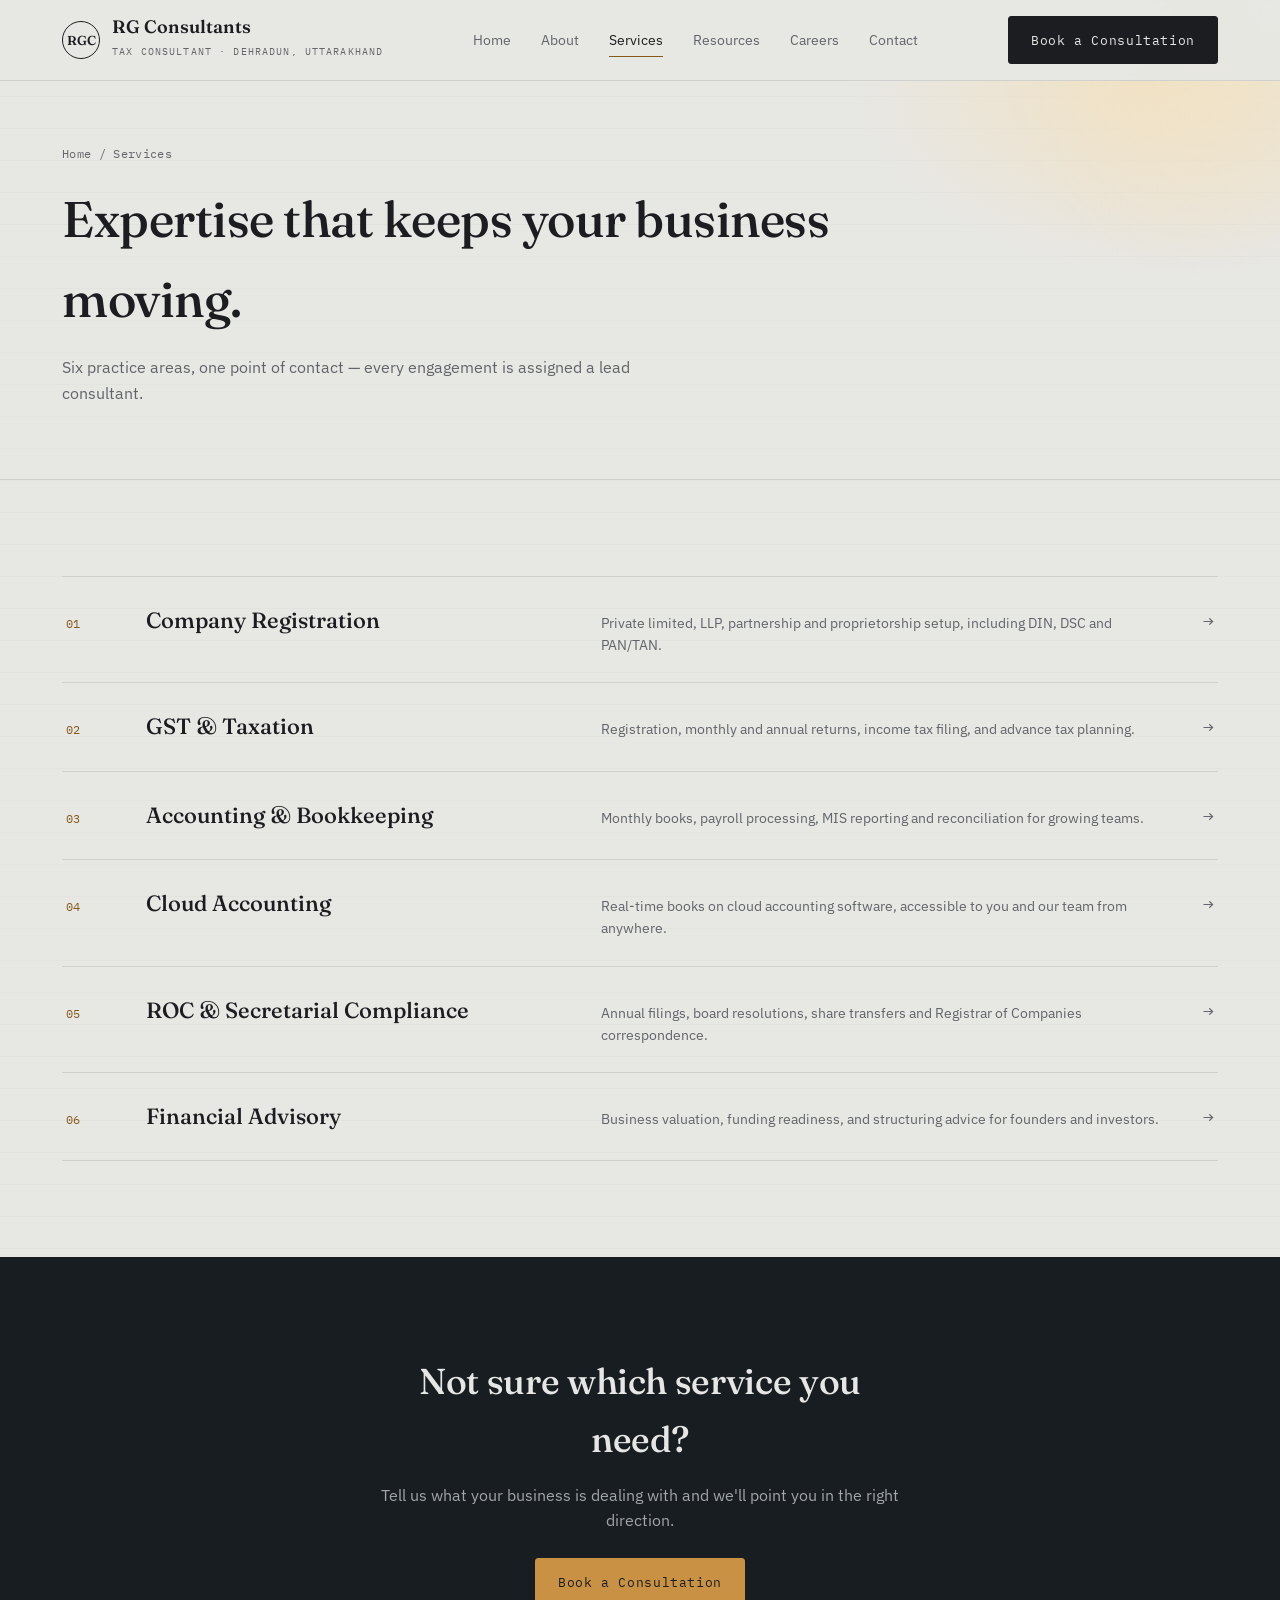
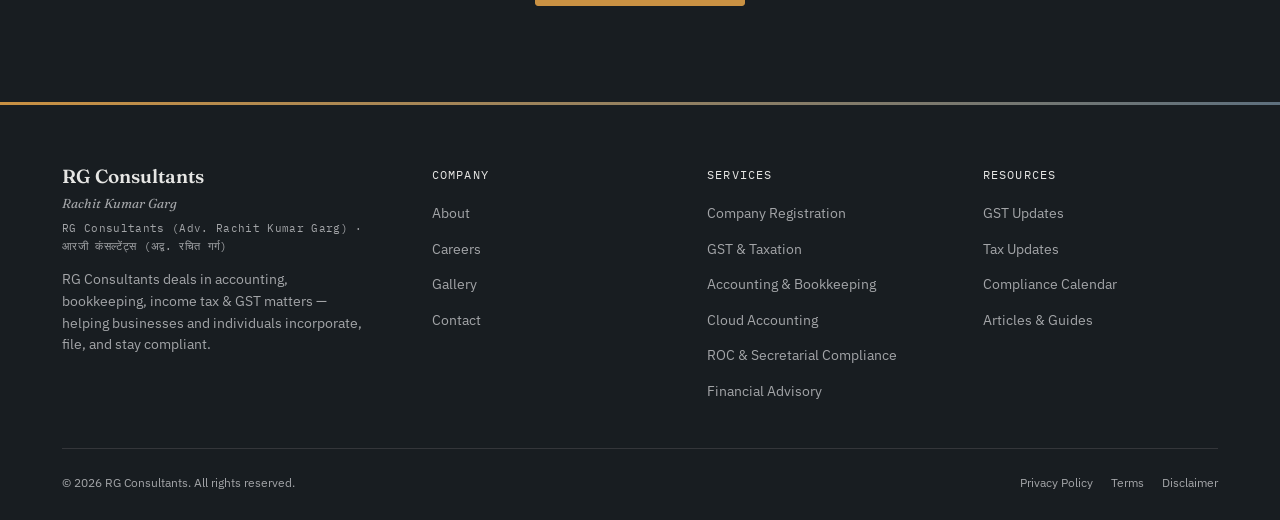
<file: services.html>
<!DOCTYPE html>
<html lang="en">
<head>
<meta charset="UTF-8">
<meta name="viewport" content="width=device-width, initial-scale=1.0">
<title>Services — RG Consultants</title>
<meta name="description" content="Company registration, GST & taxation, accounting, audit, ROC compliance and financial advisory — services offered by RG Consultants, Dehradun.">
<link rel="canonical" href="https://rgconsultants.in/services.html">
<link rel="preconnect" href="https://fonts.googleapis.com">
<link href="https://fonts.googleapis.com/css2?family=Fraunces:opsz,wght@9..144,300;9..144,400;9..144,500;9..144,600;9..144,700&family=IBM+Plex+Sans:wght@400;500;600;700&family=IBM+Plex+Mono:wght@400;500&display=swap" rel="stylesheet">
<link rel="stylesheet" href="css/styles.css">
</head>
<body>
<a href="#main" class="skip-link">Skip to content</a>
<header class="site-header" id="site-header"></header>

<main id="main">
  <section class="page-hero">
    <div class="wrap">
      <div class="breadcrumb"><a href="index.html">Home</a> / Services</div>
      <h1>Expertise that keeps your business moving.</h1>
      <p>Six practice areas, one point of contact — every engagement is assigned a lead consultant.</p>
    </div>
  </section>

  <section>
    <div class="wrap">
      <div class="service-list reveal" id="allServicesGrid"></div>
    </div>
  </section>

  <section class="section-dark" style="text-align:center;">
    <div class="wrap reveal" style="max-width:600px;">
      <h2 style="color:var(--on-dark);font-size:clamp(26px,3.6vw,36px);">Not sure which service you need?</h2>
      <p style="color:var(--on-dark-soft);margin-top:14px;">Tell us what your business is dealing with and we'll point you in the right direction.</p>
      <div style="margin-top:24px;"><a href="book-consultation.html" class="btn btn-gold">Book a Consultation</a></div>
    </div>
  </section>
</main>

<footer class="site-footer" id="site-footer"></footer>

<script src="js/data.js"></script>
<script src="js/main.js"></script>
<script>
  document.getElementById("allServicesGrid").innerHTML = services.map(s => `
    <a href="service-detail.html?service=${s.slug}" class="service-row">
      <span class="service-row-num">${s.num}</span>
      <span class="service-row-title">${s.title}</span>
      <span class="service-row-desc">${s.short}</span>
      <span class="service-row-arrow">→</span>
    </a>
  `).join("");
</script>
</body>
</html>
</file>
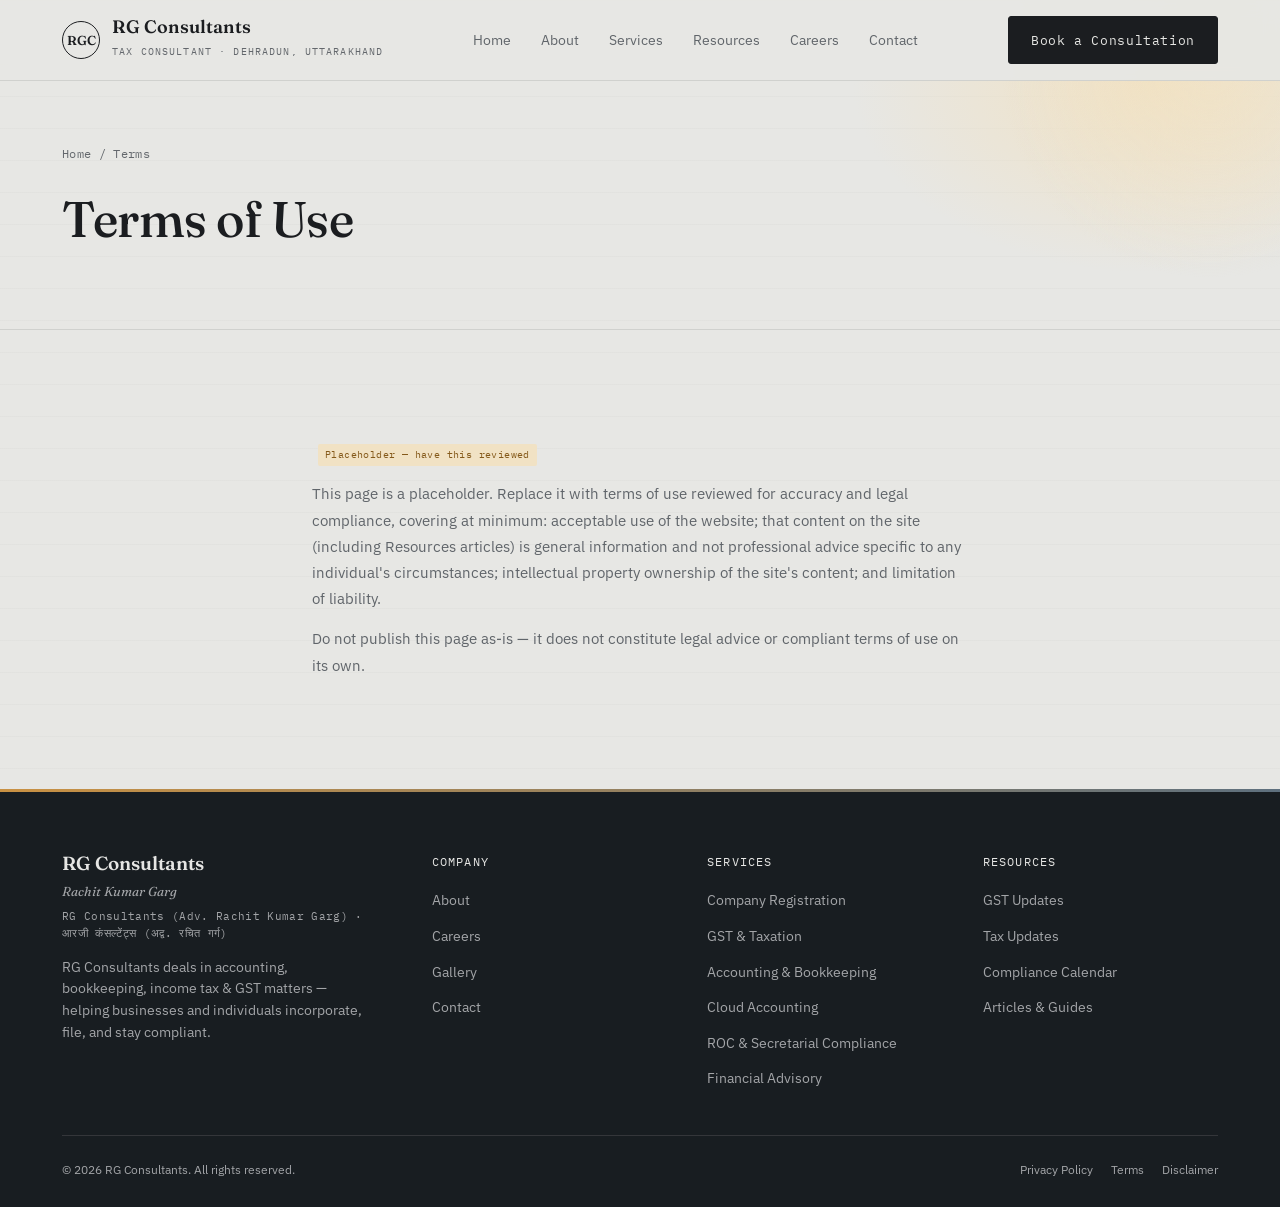
<file: terms.html>
<!DOCTYPE html>
<html lang="en">
<head>
<meta charset="UTF-8">
<meta name="viewport" content="width=device-width, initial-scale=1.0">
<title>Terms — RG Consultants</title>
<meta name="description" content="Terms of use for the RG Consultants website.">
<link rel="preconnect" href="https://fonts.googleapis.com">
<link href="https://fonts.googleapis.com/css2?family=Fraunces:opsz,wght@9..144,300;9..144,400;9..144,500;9..144,600;9..144,700&family=IBM+Plex+Sans:wght@400;500;600;700&family=IBM+Plex+Mono:wght@400;500&display=swap" rel="stylesheet">
<link rel="stylesheet" href="css/styles.css">
</head>
<body>
<a href="#main" class="skip-link">Skip to content</a>
<header class="site-header" id="site-header"></header>
<main id="main">
  <section class="page-hero"><div class="wrap"><div class="breadcrumb"><a href="index.html">Home</a> / Terms</div><h1>Terms of Use</h1></div></section>
  <section>
    <div class="wrap" style="max-width:720px;font-size:14.5px;color:var(--ink-soft);line-height:1.8;">
      <p><span class="verify-tag">Placeholder — have this reviewed</span></p>
      <p>This page is a placeholder. Replace it with terms of use reviewed for accuracy and legal compliance, covering at minimum: acceptable use of the website; that content on the site (including Resources articles) is general information and not professional advice specific to any individual's circumstances; intellectual property ownership of the site's content; and limitation of liability.</p>
      <p>Do not publish this page as-is — it does not constitute legal advice or compliant terms of use on its own.</p>
    </div>
  </section>
</main>
<footer class="site-footer" id="site-footer"></footer>
<script src="js/data.js"></script>
<script src="js/main.js"></script>
</body>
</html>
</file>
<file: css/styles.css>
/* ============================================================
   RG CONSULTANTS — SHARED DESIGN SYSTEM
   Loaded by every page. Edit tokens in :root to reskin the site.
   ============================================================ */

:root{
  --bg:#e7e7e4;
  --surface:#f4f4f1;
  --panel-2:#dcdcda;
  --ink:#1b1d20;
  --ink-soft:#60656a;
  --ink-faint:#63676c;
  --border:#d0d1ce;
  --line-soft:#dcdcda;
  --slate:#5e707e;
  --slate-deep:#374149;
  --slate-soft:#dde3e6;
  --gold:#c99143;
  --gold-deep:#84591a;
  --gold-soft:#f1e2c4;
  --white:#ffffff;
  --dark:#181d21;
  --dark-2:#212831;
  --on-dark:#e6e6e4;
  --on-dark-soft:#a3a5a8;
  --radius:3px;
  --maxw:1220px;
  --nav-h:80px;
}
*{box-sizing:border-box;}
html{scroll-behavior:smooth;}
body{
  margin:0;color:var(--ink);
  font-family:'IBM Plex Sans',sans-serif;-webkit-font-smoothing:antialiased;line-height:1.6;
  overflow-x:hidden;
  background-color:var(--bg);
  background-image:repeating-linear-gradient(
    to bottom, rgba(27,29,32,0.025) 0px, rgba(27,29,32,0.025) 1px,
    transparent 1px, transparent 32px
  );
}
/* Single fixed gold glow, anchored to one corner of the screen. Stays in
   place as the page scrolls beneath it — this is intentionally the only
   place the warm accent tints the background; it does not repeat per
   section and does not tint the page itself. */
body::before{
  content:"";position:fixed;top:-140px;right:-140px;width:420px;height:420px;
  background:radial-gradient(circle, var(--gold-soft) 0%, transparent 70%);
  opacity:0.55;pointer-events:none;z-index:5;
}
@media (max-width:640px){body::before{width:280px;height:280px;top:-90px;right:-90px;}}
h1,h2,h3,h4{font-family:'Fraunces',serif;font-weight:500;letter-spacing:-0.01em;margin:0;}
.mono{font-family:'IBM Plex Mono',monospace;}
a{color:inherit;text-decoration:none;}
img{max-width:100%;display:block;}
button{font-family:inherit;}
::selection{background:var(--gold-soft);color:var(--gold-deep);}
:focus-visible{outline:2px solid var(--slate-deep);outline-offset:3px;}
.wrap{max-width:var(--maxw);margin:0 auto;padding:0 32px;}
.skip-link{position:absolute;left:-999px;top:0;background:var(--ink);color:var(--bg);padding:10px 16px;z-index:1000;}
.skip-link:focus{left:12px;top:12px;}
@media (prefers-reduced-motion: reduce){*{animation:none !important;transition:none !important;}}

.eyebrow{
  font-family:'IBM Plex Mono',monospace;font-size:11.5px;letter-spacing:0.16em;text-transform:uppercase;
  color:var(--gold-deep);display:flex;align-items:center;gap:10px;
}
.eyebrow::before{content:"";width:22px;height:1px;background:var(--gold-deep);display:inline-block;}
.eyebrow.on-dark{color:var(--gold);}
.eyebrow.on-dark::before{background:var(--gold);}

/* ---------- Buttons ---------- */
.btn{
  font-family:'IBM Plex Mono',monospace;font-size:12.5px;letter-spacing:0.05em;
  padding:13px 22px;border-radius:var(--radius);border:1px solid var(--ink);cursor:pointer;
  display:inline-flex;align-items:center;gap:8px;transition:background .2s ease,color .2s ease,box-shadow .25s ease,transform .2s ease;
}
.btn-primary{background:var(--ink);color:var(--bg);}
.btn-primary:hover{background:transparent;color:var(--ink);box-shadow:0 6px 18px rgba(201,145,67,0.35);transform:translateY(-1px);}
.btn-outline{background:transparent;color:var(--ink);}
.btn-outline:hover{background:var(--ink);color:var(--bg);}
.btn-on-dark{border-color:var(--on-dark-soft);color:var(--on-dark);}
.btn-on-dark:hover{background:var(--on-dark);color:var(--dark);}
.btn-gold{background:var(--gold);color:var(--dark);border-color:var(--gold);}
.btn-gold:hover{background:transparent;color:var(--gold);}
.btn[disabled]{opacity:.6;cursor:default;}

/* ---------- Navbar ---------- */
header.site-header{
  position:sticky;top:0;z-index:200;background:rgba(231,231,228,0.9);backdrop-filter:blur(10px);
  border-bottom:1px solid var(--border);transition:height .25s ease;
}
.nav{max-width:var(--maxw);margin:0 auto;padding:0 32px;height:var(--nav-h);display:flex;align-items:center;justify-content:space-between;gap:12px;transition:height .25s ease;}
.brand{display:flex;align-items:center;gap:12px;min-width:0;}
.brand-text{min-width:0;}
.brand-name,.brand-sub{white-space:nowrap;overflow:hidden;text-overflow:ellipsis;}
header.site-header.shrink .nav{height:60px;}
.brand-mark{
  width:38px;height:38px;border-radius:50%;border:1.4px solid var(--ink);
  display:flex;align-items:center;justify-content:center;font-family:'Fraunces',serif;font-size:13px;font-weight:600;flex-shrink:0;
}
.brand-name{font-family:'Fraunces',serif;font-size:18px;font-weight:600;line-height:1.1;}
.brand-sub{font-family:'IBM Plex Mono',monospace;font-size:9.5px;letter-spacing:0.12em;color:var(--ink-faint);text-transform:uppercase;}
nav.links{display:flex;gap:30px;align-items:center;}
nav.links a{font-size:14px;color:var(--ink-soft);position:relative;padding:4px 0;}
nav.links a:hover,nav.links a.active{color:var(--ink);}
nav.links a::after{content:"";position:absolute;left:0;bottom:-2px;width:0;height:1px;background:var(--gold-deep);transition:width .25s ease;}
nav.links a:hover::after,nav.links a.active::after{width:100%;}
.menu-toggle{display:none;background:none;border:none;cursor:pointer;padding:8px;}
.menu-toggle span{display:block;width:22px;height:1.4px;background:var(--ink);margin:5px 0;transition:transform .2s ease,opacity .2s ease;}
@media (max-width:900px){
  nav.links{
    position:fixed;top:var(--nav-h);left:0;right:0;background:var(--bg);border-bottom:1px solid var(--border);
    flex-direction:column;align-items:flex-start;padding:18px 32px 26px;gap:16px;transform:translateY(-130%);
    transition:transform .3s ease;z-index:199;max-height:calc(100vh - var(--nav-h));overflow-y:auto;
  }
  nav.links.open{transform:translateY(0);}
  .menu-toggle{display:block;}
  .nav-cta-desktop{display:none;}
  .nav-cta-mobile{width:100%;justify-content:center;margin-top:4px;}
}
@media (max-width:480px){
  nav.links{padding-left:20px;padding-right:20px;}
  .nav{padding-left:20px;padding-right:20px;}
  .brand-sub{display:none;}
}
@media (min-width:901px){.nav-cta-mobile{display:none;}}

/* ---------- Section shell ---------- */
section{padding:96px 0;}
.section-tight{padding:64px 0;}
.section-head{max-width:660px;margin-bottom:52px;}
.section-head h2{font-size:clamp(28px,3.4vw,40px);margin-top:14px;}
.section-head p{color:var(--ink-soft);margin-top:14px;font-size:15.5px;}
.section-head.centered{margin-left:auto;margin-right:auto;text-align:center;}
.section-head.centered .eyebrow{justify-content:center;}
.section-alt{background:var(--surface);border-top:1px solid var(--border);border-bottom:1px solid var(--border);}
.section-dark{background:var(--dark);color:var(--on-dark);position:relative;z-index:6;}
.section-dark .ink-faint,.section-dark p{color:var(--on-dark-soft);}
.divider{border:none;border-top:1px solid var(--border);margin:0;}
.divider-label{display:flex;align-items:center;gap:14px;color:var(--ink-faint);font-family:'IBM Plex Mono',monospace;font-size:11px;letter-spacing:0.1em;text-transform:uppercase;margin:44px 0;}
.divider-label::before,.divider-label::after{content:"";flex:1;height:1px;background:var(--border);}

/* reveal-on-scroll */
.reveal{opacity:0;transform:translateY(16px);transition:opacity .6s ease,transform .6s ease;}
.reveal.in{opacity:1;transform:translateY(0);}

/* ---------- Page hero (interior pages) ---------- */
.page-hero{padding:64px 0 56px;border-bottom:1px solid var(--border);background:
  radial-gradient(ellipse 500px 320px at 90% 0%, var(--gold-soft) 0%, transparent 60%);
}
.page-hero h1{font-size:clamp(32px,4.4vw,50px);margin:16px 0 14px;max-width:820px;}
.page-hero p{color:var(--ink-soft);font-size:16px;max-width:600px;}
.breadcrumb{font-family:'IBM Plex Mono',monospace;font-size:11.5px;color:var(--ink-faint);letter-spacing:0.03em;margin-bottom:6px;}
.breadcrumb a:hover{color:var(--ink);}
.about-hero-split{display:grid;grid-template-columns:1.2fr 0.8fr;gap:44px;align-items:center;}
.about-hero-photo{width:100%;height:100%;max-height:280px;object-fit:cover;border-radius:var(--radius);}
@media (max-width:860px){
  .about-hero-split{grid-template-columns:1fr;gap:28px;}
  .about-hero-photo{max-height:220px;order:-1;}
}

/* ---------- Cards ---------- */
.card{background:var(--surface);border:1px solid var(--border);border-radius:var(--radius);padding:30px;transition:transform .25s ease,box-shadow .25s ease,border-color .25s ease;}
.card:hover{transform:translateY(-4px);box-shadow:0 14px 28px rgba(24,29,33,0.08);border-color:var(--line-soft);}

/* ---------- Services grid ---------- */
.service-grid{display:grid;grid-template-columns:repeat(3,1fr);gap:1px;background:var(--border);border:1px solid var(--border);}
.service-card{background:var(--surface);padding:34px 30px;transition:background .2s ease,transform .25s ease,box-shadow .25s ease;position:relative;}
.service-card:hover{background:var(--white);transform:translateY(-4px);box-shadow:0 14px 28px rgba(24,29,33,0.1);z-index:2;}
.service-card::before{content:"";position:absolute;top:0;left:0;right:0;height:3px;background:var(--gold);transform:scaleX(0);transform-origin:left;transition:transform .3s ease;}
.service-card:hover::before{transform:scaleX(1);}
.service-num{font-family:'IBM Plex Mono',monospace;font-size:11px;color:var(--gold-deep);}
.service-card h3{font-size:19px;margin:14px 0 10px;font-weight:500;}
.service-card p{font-size:13.5px;color:var(--ink-soft);margin:0 0 16px;}
.service-icon{width:30px;height:30px;color:var(--slate);margin-bottom:6px;}
.service-link{
  font-size:12.5px;font-family:'IBM Plex Mono',monospace;color:var(--slate-deep);display:inline-flex;align-items:center;gap:6px;
}
.service-link .arrow{transition:transform .2s ease;}
.service-card:hover .service-link .arrow{transform:translateX(4px);}
@media (max-width:900px){.service-grid{grid-template-columns:repeat(2,1fr);}}
@media (max-width:560px){.service-grid{grid-template-columns:1fr;}}

/* ---------- Stats / trust strip ---------- */
.stats-strip{display:grid;grid-template-columns:repeat(4,1fr);gap:1px;background:var(--border);border-top:1px solid var(--border);border-bottom:1px solid var(--border);}
.stat-item{background:var(--bg);padding:38px 28px;text-align:center;}
.stat-item:nth-child(even){background:var(--gold-soft);}
.stat-item .stat-label{font-family:'IBM Plex Mono',monospace;font-size:10.5px;letter-spacing:0.1em;text-transform:uppercase;color:var(--ink-faint);margin-bottom:8px;}
.stat-item:nth-child(even) .stat-label{color:var(--ink-soft);}
.stat-item .stat-value{font-family:'Fraunces',serif;font-size:20px;font-weight:500;color:var(--slate-deep);}
.stat-item:nth-child(even) .stat-value{color:var(--gold-deep);}
@media (max-width:760px){.stats-strip{grid-template-columns:repeat(2,1fr);}}

/* ---------- Pillars (Why RG) ---------- */
.pillars-layout{display:grid;grid-template-columns:0.9fr 1.1fr;gap:60px;align-items:start;}
.pillars-statement{font-size:clamp(24px,2.6vw,32px);line-height:1.3;}
.stamp-mark{
  width:150px;height:150px;margin-top:48px;color:var(--slate);opacity:0.5;
  transform:rotate(-7deg);
}
.stamp-mark text tspan,.stamp-mark textPath{animation:none;}
.stamp-mark g{animation:stampSpin 60s linear infinite;transform-origin:100px 100px;}
@keyframes stampSpin{to{transform:rotate(360deg);}}
@media (prefers-reduced-motion: reduce){.stamp-mark g{animation:none;}}
@media (max-width:860px){.stamp-mark{margin-top:32px;width:120px;height:120px;}}
.pillar{display:grid;grid-template-columns:44px 1fr;gap:18px;padding:26px 0;border-top:1px solid var(--border);}
.pillar:last-child{border-bottom:1px solid var(--border);}
.pillar .num{font-family:'IBM Plex Mono',monospace;color:var(--gold-deep);font-size:13px;}
.pillar h4{font-size:18px;margin-bottom:6px;}
.pillar p{font-size:14px;color:var(--ink-soft);margin:0;}
@media (max-width:860px){.pillars-layout{grid-template-columns:1fr;}}

/* ---------- Process timeline ---------- */
.timeline{display:grid;grid-template-columns:repeat(4,1fr);gap:0;position:relative;}
.timeline::before{content:"";position:absolute;top:22px;left:0;right:0;height:1px;background:var(--border);}
.timeline-step{padding:0 20px 0 0;position:relative;}
.timeline-step .num-badge{
  width:44px;height:44px;border-radius:50%;background:var(--bg);border:1px solid var(--ink);
  display:flex;align-items:center;justify-content:center;font-family:'IBM Plex Mono',monospace;font-size:14px;
  position:relative;z-index:1;margin-bottom:18px;
}
.timeline-step:nth-child(even) .num-badge{border-color:var(--gold-deep);color:var(--gold-deep);}
.timeline-step h4{font-size:17px;margin-bottom:8px;}
.timeline-step p{font-size:13.5px;color:var(--ink-soft);margin:0;}
@media (max-width:860px){
  .timeline{grid-template-columns:1fr;gap:28px;}
  .timeline::before{top:0;bottom:0;left:22px;right:auto;width:1px;height:auto;}
  .timeline-step{padding-left:64px;}
  .timeline-step .num-badge{position:absolute;left:0;top:0;}
}

/* ---------- Article / resource cards ---------- */
.article-grid{display:grid;grid-template-columns:repeat(3,1fr);gap:22px;}
.article-card{background:var(--white);border:1px solid var(--border);padding:26px;border-radius:var(--radius);display:flex;flex-direction:column;gap:12px;min-height:190px;transition:transform .25s ease,box-shadow .25s ease;}
.article-card:hover{transform:translateY(-4px);box-shadow:0 14px 28px rgba(24,29,33,0.1);}
.article-tag{align-self:flex-start;font-family:'IBM Plex Mono',monospace;font-size:10.5px;letter-spacing:0.08em;text-transform:uppercase;padding:4px 9px;border-radius:2px;background:var(--slate-soft);color:var(--slate-deep);}
.article-card:nth-child(even) .article-tag{background:var(--gold-soft);color:var(--gold-deep);}
.article-card h4{font-size:17px;font-weight:500;line-height:1.3;}
.article-card p{font-size:13.5px;color:var(--ink-soft);margin:0;flex:1;}
.article-card .foot{font-family:'IBM Plex Mono',monospace;font-size:11px;color:var(--ink-faint);border-top:1px solid var(--line-soft);padding-top:12px;display:flex;justify-content:space-between;}
@media (max-width:900px){.article-grid{grid-template-columns:1fr 1fr;}}
@media (max-width:600px){.article-grid{grid-template-columns:1fr;}}

.filter-row{display:flex;gap:10px;flex-wrap:wrap;margin-bottom:36px;}
.filter-chip{
  font-family:'IBM Plex Mono',monospace;font-size:12px;padding:9px 16px;border:1px solid var(--border);
  border-radius:20px;cursor:pointer;background:var(--white);color:var(--ink-soft);transition:.2s ease;
}
.filter-chip:hover{border-color:var(--slate);}
.filter-chip.active{background:var(--ink);color:var(--bg);border-color:var(--ink);}
@media (max-width:640px){.filter-chip{padding:12px 18px;}}
.search-row{display:flex;gap:12px;margin-bottom:28px;flex-wrap:wrap;}
.search-row input{flex:1;min-width:220px;border:1px solid var(--border);background:var(--white);padding:12px 14px;border-radius:var(--radius);font-family:inherit;font-size:14.5px;}

/* ---------- Compliance calendar ---------- */
.calendar-list{border-top:1px solid var(--border);}
.calendar-row{display:grid;grid-template-columns:90px 1fr auto;gap:18px;align-items:center;padding:18px 6px;border-bottom:1px solid var(--border);}
.calendar-date{font-family:'IBM Plex Mono',monospace;font-size:13px;color:var(--gold-deep);background:var(--gold-soft);padding:6px 10px;border-radius:2px;text-align:center;}
.calendar-title{font-size:14.5px;}
.calendar-tag{font-family:'IBM Plex Mono',monospace;font-size:10.5px;color:var(--ink-faint);text-transform:uppercase;}

/* ---------- Careers ---------- */
.job-list{border-top:1px solid var(--border);}
.job{display:grid;grid-template-columns:1.6fr 0.8fr 0.8fr 0.7fr auto;gap:20px;align-items:center;padding:24px 4px 24px 18px;border-bottom:1px solid var(--border);border-left:3px solid transparent;transition:border-color .25s ease,background .25s ease;}
.job:hover{border-left-color:var(--gold);background:var(--surface);}
.job-title{font-family:'Fraunces',serif;font-size:19px;font-weight:500;}
.job-title .desc{display:block;font-family:'IBM Plex Sans',sans-serif;font-size:13px;color:var(--ink-soft);font-weight:400;margin-top:4px;}
.job-meta{font-size:13px;color:var(--ink-soft);}
.job-meta .k{display:block;font-family:'IBM Plex Mono',monospace;font-size:10px;letter-spacing:0.08em;color:var(--ink-faint);text-transform:uppercase;margin-bottom:3px;}
.job-apply-link{justify-self:end;font-family:'IBM Plex Mono',monospace;font-size:12px;border:1px solid var(--ink);padding:9px 16px;border-radius:2px;white-space:nowrap;transition:.2s ease;}
.job-apply-link:hover{background:var(--ink);color:var(--bg);}
.no-jobs{padding:40px 4px;color:var(--ink-soft);font-size:14.5px;}
@media (max-width:820px){.job{grid-template-columns:1fr 1fr;row-gap:10px;}.job-apply-link{grid-column:1/-1;justify-self:start;margin-top:6px;}}

/* ---------- Gallery / masonry ---------- */
.gallery-filters{display:flex;gap:10px;flex-wrap:wrap;margin-bottom:32px;}
.masonry{columns:3 260px;column-gap:16px;}
.masonry-item{break-inside:avoid;margin-bottom:16px;position:relative;overflow:hidden;border-radius:var(--radius);cursor:zoom-in;}
.masonry-item img{width:100%;display:block;transition:transform .4s ease,filter .3s ease;filter:grayscale(0.1) contrast(1.03);}
.masonry-item:hover img{transform:scale(1.05);filter:grayscale(0);}
.masonry-item figcaption{position:absolute;left:0;right:0;bottom:0;padding:10px 14px;background:linear-gradient(to top, rgba(24,29,33,0.75), transparent);color:var(--on-dark);font-family:'IBM Plex Mono',monospace;font-size:11px;letter-spacing:0.06em;text-transform:uppercase;}
@media (max-width:760px){.masonry{columns:2 180px;}}
@media (max-width:480px){.masonry{columns:1;}}

.lightbox{position:fixed;inset:0;background:rgba(15,17,19,0.92);display:none;align-items:center;justify-content:center;z-index:500;padding:40px;}
.lightbox.open{display:flex;}
.lightbox img{max-width:100%;max-height:82vh;border-radius:var(--radius);}
.lightbox-close{position:absolute;top:24px;right:28px;background:none;border:1px solid var(--on-dark-soft);color:var(--on-dark);width:38px;height:38px;border-radius:50%;cursor:pointer;font-size:16px;}
@media (max-width:640px){.lightbox-close{width:44px;height:44px;top:16px;right:16px;}}
.lightbox-caption{position:absolute;bottom:28px;left:0;right:0;text-align:center;color:var(--on-dark-soft);font-family:'IBM Plex Mono',monospace;font-size:12px;letter-spacing:0.05em;}

/* ---------- Forms ---------- */
form.panel{border:1px solid var(--border);background:var(--surface);padding:32px;border-radius:var(--radius);}
.field{margin-bottom:18px;}
.field label{display:block;font-family:'IBM Plex Mono',monospace;font-size:11px;letter-spacing:0.06em;text-transform:uppercase;color:var(--ink-faint);margin-bottom:7px;}
.field input,.field select,.field textarea{
  width:100%;border:1px solid var(--border);background:var(--white);padding:12px 13px;
  font-family:'IBM Plex Sans',sans-serif;font-size:14.5px;color:var(--ink);border-radius:2px;
}
.field input:focus,.field select:focus,.field textarea:focus{outline:none;border-color:var(--slate-deep);}
.field textarea{resize:vertical;min-height:90px;}
.field-error{color:#9a3b2c;font-size:12px;margin-top:5px;display:none;}
.field.invalid input,.field.invalid select,.field.invalid textarea{border-color:#9a3b2c;}
.field.invalid .field-error{display:block;}
.row2{display:grid;grid-template-columns:1fr 1fr;gap:16px;}
.row3{display:grid;grid-template-columns:1fr 1fr 1fr;gap:16px;}
@media (max-width:640px){.row2,.row3{grid-template-columns:1fr;}}
.submit-btn{width:100%;justify-content:center;margin-top:6px;}
.form-note{font-size:12.5px;color:var(--ink-faint);margin-top:14px;}
#form-status{font-size:13.5px;margin-top:14px;display:none;padding:12px 14px;border-radius:2px;}
#form-status.ok{display:block;background:var(--slate-soft);color:var(--slate-deep);}
#form-status.ok.error{background:#f3d9d4;color:#9a3b2c;}
.success-panel{text-align:center;padding:60px 30px;border:1px solid var(--border);background:var(--surface);border-radius:var(--radius);}
.success-panel .check{width:56px;height:56px;border-radius:50%;background:var(--gold-soft);color:var(--gold-deep);display:flex;align-items:center;justify-content:center;margin:0 auto 20px;font-size:26px;}

/* ---------- Map ---------- */
/* ---------- Registered Office card (map) ---------- */
.location-card{border:1px solid var(--border);border-radius:var(--radius);overflow:hidden;background:var(--surface);}
.location-card-header{
  display:flex;align-items:center;justify-content:space-between;gap:12px;
  padding:14px 18px;border-bottom:1px solid var(--border);background:var(--bg);
}
.location-card-header .label{
  font-family:'IBM Plex Mono',monospace;font-size:11px;letter-spacing:0.1em;text-transform:uppercase;color:var(--ink-faint);
}
.location-card-header .verified{
  display:flex;align-items:center;gap:6px;
  font-family:'IBM Plex Mono',monospace;font-size:10.5px;letter-spacing:0.05em;text-transform:uppercase;color:var(--gold-deep);
}
.location-card-header .verified::before{content:"";width:6px;height:6px;border-radius:50%;background:var(--gold);flex-shrink:0;}
.map-embed{width:100%;height:260px;border:none;display:block;filter:grayscale(0.5) contrast(1.05);}
.map-link{position:relative;display:block;}
.map-link .map-embed{transition:filter .25s ease;}
.map-link:hover .map-embed{filter:grayscale(0) contrast(1.05);}
.location-card-footer{
  display:flex;align-items:center;justify-content:space-between;gap:16px;flex-wrap:wrap;
  padding:16px 18px;border-top:1px solid var(--border);
}
.location-card-footer .addr{font-size:13px;color:var(--ink-soft);line-height:1.5;max-width:340px;}
.location-card-footer .directions-link{
  font-family:'IBM Plex Mono',monospace;font-size:12px;letter-spacing:0.03em;color:var(--slate-deep);
  white-space:nowrap;border-bottom:1px solid transparent;
}
.location-card-footer .directions-link:hover{border-bottom-color:var(--slate-deep);}
@media (max-width:480px){.map-embed{height:200px;}}
.contact-actions{display:flex;gap:10px;flex-wrap:wrap;margin:22px 0;}
.hours-toggle{display:flex;align-items:center;gap:10px;background:none;border:none;padding:0;cursor:pointer;font-family:'IBM Plex Sans',sans-serif;font-size:15.5px;color:var(--ink);}
.hours-toggle .toggle-icon{display:inline-flex;align-items:center;justify-content:center;width:20px;height:20px;border:1px solid var(--ink);border-radius:50%;font-family:'IBM Plex Mono',monospace;font-size:13px;line-height:1;flex-shrink:0;transition:transform .25s ease,background .25s ease,color .25s ease,border-color .25s ease;}
.hours-toggle:hover .toggle-icon{border-color:var(--gold-deep);color:var(--gold-deep);}
.hours-toggle[aria-expanded="true"] .toggle-icon{background:var(--ink);color:var(--bg);transform:rotate(180deg);}
.hours-panel{display:grid;grid-template-rows:0fr;opacity:0;transition:grid-template-rows .3s ease,opacity .25s ease;}
.hours-panel-inner{overflow:hidden;min-height:0;}
.hours-panel.open{grid-template-rows:1fr;opacity:1;margin-top:14px;}
.hours-grid{display:grid;grid-template-columns:auto auto;column-gap:18px;row-gap:5px;font-size:14px;max-width:260px;}
.hours-grid span:nth-child(odd){color:var(--ink-soft);}
.hours-grid span:nth-child(even){font-family:'IBM Plex Mono',monospace;font-size:12.5px;text-align:right;}
.hours-grid .closed{color:var(--ink-faint);}
.hours-note{display:block;font-size:12px;color:var(--ink-faint);margin-top:10px;max-width:280px;}
dl.contact-dl dt{font-family:'IBM Plex Mono',monospace;font-size:11px;letter-spacing:0.08em;text-transform:uppercase;color:var(--ink-faint);margin-top:22px;}
dl.contact-dl dd{margin:6px 0 0;font-size:15.5px;}

/* ---------- FAQ accordion ---------- */
.faq-item{border-bottom:1px solid var(--border);}
.faq-q{width:100%;text-align:left;background:none;border:none;padding:22px 0;display:flex;justify-content:space-between;align-items:center;cursor:pointer;font-family:'Fraunces',serif;font-size:17px;color:var(--ink);}
.faq-q .toggle-icon{flex-shrink:0;margin-left:16px;display:inline-flex;align-items:center;justify-content:center;width:22px;height:22px;border:1px solid var(--ink);border-radius:50%;font-family:'IBM Plex Mono',monospace;font-size:13px;transition:transform .25s ease,background .25s ease,color .25s ease;}
.faq-q[aria-expanded="true"] .toggle-icon{background:var(--ink);color:var(--bg);transform:rotate(180deg);}
.faq-a{display:grid;grid-template-rows:0fr;opacity:0;transition:grid-template-rows .3s ease,opacity .25s ease;}
.faq-a-inner{overflow:hidden;min-height:0;}
.faq-a.open{grid-template-rows:1fr;opacity:1;padding-bottom:22px;}
.faq-a p{color:var(--ink-soft);font-size:14.5px;margin:0;}

/* ---------- Footer ---------- */
footer.site-footer{background:var(--dark);color:var(--on-dark);padding:60px 0 28px;border-top:3px solid;border-image:linear-gradient(90deg, var(--gold), var(--slate)) 1;position:relative;z-index:6;}
.footer-top{display:grid;grid-template-columns:1.4fr 1fr 1fr 1fr;gap:40px;padding-bottom:44px;border-bottom:1px solid #34363a;}
footer h4{color:var(--on-dark);font-size:12px;letter-spacing:0.1em;text-transform:uppercase;font-family:'IBM Plex Mono',monospace;margin-bottom:16px;font-weight:400;}
footer .brand-name{color:var(--on-dark);}
footer p{color:var(--on-dark-soft);font-size:13.5px;max-width:300px;}
footer ul{list-style:none;padding:0;margin:0;display:flex;flex-direction:column;gap:10px;}
footer ul a{color:var(--on-dark-soft);font-size:13.5px;}
footer ul a:hover{color:var(--on-dark);}
.footer-bottom{display:flex;justify-content:space-between;align-items:center;padding-top:24px;font-size:12px;color:var(--on-dark-soft);flex-wrap:wrap;gap:14px;}
.footer-bottom .legal-links{display:flex;gap:18px;}
.footer-bottom .legal-links a:hover{color:var(--on-dark);}
@media (max-width:900px){.footer-top{grid-template-columns:1fr 1fr;}}
@media (max-width:560px){.footer-top{grid-template-columns:1fr;}section{padding:64px 0;}.wrap{padding:0 20px;}}

/* ---------- 404 ---------- */
.error-page{padding:140px 0;text-align:center;}
.error-page .big{font-family:'Fraunces',serif;font-size:clamp(60px,10vw,120px);color:var(--slate);line-height:1;}

/* ---------- Placeholder / verify tag ---------- */
.verify-tag{
  display:inline-block;font-family:'IBM Plex Mono',monospace;font-size:10px;letter-spacing:0.04em;
  background:var(--gold-soft);color:var(--gold-deep);padding:2px 7px;border-radius:2px;margin-left:6px;vertical-align:middle;
}

/* ==========================================================================
   RESPONSIVE FIXES
   The grids below were written as inline styles with a fixed multi-column
   layout and no mobile override — meaning they stayed cramped into 2–4
   columns even at phone widths. Each gets a class here so it can collapse
   properly. Content and visual style are unchanged above ~860px.
========================================================================== */

/* Homepage hero: headline+CTAs beside the seal graphic */
.hero-grid{display:grid;grid-template-columns:1.15fr 0.85fr;gap:60px;align-items:center;}
@media (max-width:900px){.hero-grid{grid-template-columns:1fr;gap:36px;}}

/* Homepage office/team preview: photo stack beside text */
.office-grid{display:grid;grid-template-columns:1.1fr 0.9fr;gap:50px;align-items:center;}
@media (max-width:860px){.office-grid{grid-template-columns:1fr;gap:60px 0;}}
.margin-note{
  position:absolute;left:4px;bottom:-40px;max-width:180px;
  font-family:'Fraunces',serif;font-style:italic;font-size:13.5px;color:var(--ink-soft);
  transform:rotate(-2deg);line-height:1.4;
}
@media (max-width:860px){.margin-note{display:none;}}
/* The second photo overlaps the first via absolute positioning — fine on
   wide layouts, but it pokes outside its box once stacked to one column,
   so it reverts to sitting normally below the first photo on mobile. */
@media (max-width:860px){
  .office-grid img[style*="position:absolute"]{
    position:static !important;width:70% !important;margin:16px 0 0 auto;
    bottom:auto !important;right:auto !important;
  }
}

/* About: Mission / Vision / Values */
@media (max-width:860px){
  section .wrap[style*="repeat(3,1fr)"]{grid-template-columns:1fr !important;}
}

/* Team grid, benefits grid (careers), and other repeat(3,1fr) card rows */
@media (max-width:860px){
  #teamGrid[style*="repeat(3,1fr)"]{grid-template-columns:1fr 1fr !important;}
}
@media (max-width:560px){
  #teamGrid[style*="repeat(3,1fr)"]{grid-template-columns:1fr !important;}
}

/* About: Why Clients Choose Us (4-col) */
@media (max-width:900px){
  section .wrap[style*="repeat(4,1fr)"]{grid-template-columns:1fr 1fr !important;}
}
@media (max-width:560px){
  section .wrap[style*="repeat(4,1fr)"]{grid-template-columns:1fr !important;}
}

/* About: Office/Location (image + map), Contact form/info, Service &
   Job detail (content + sticky sidebar) — all 2-column [fr] splits */
@media (max-width:860px){
  .wrap[style*="grid-template-columns:1fr 1fr"],
  .wrap[style*="grid-template-columns:0.95fr 1.05fr"],
  .wrap[style*="grid-template-columns:1.3fr 0.9fr"],
  .wrap[style*="grid-template-columns:1.2fr 0.9fr"]{
    grid-template-columns:1fr !important;
  }
}

/* Related-articles grid on an article page forces 2 columns inline,
   fighting .article-grid's own responsive rules below 600px */
@media (max-width:560px){
  #relatedArticles[style*="repeat(2,1fr)"]{grid-template-columns:1fr !important;}
}

/* Compliance calendar row: date / title / tag can get tight on small phones */
@media (max-width:420px){
  .calendar-row{grid-template-columns:1fr;row-gap:6px;}
  .calendar-date{justify-self:start;}
}

/* ---------- Google Reviews section ---------- */
.reviews-band{border-top:1px solid var(--border);border-bottom:1px solid var(--border);background:var(--surface);}
.reviews-head{display:flex;align-items:center;gap:14px;margin-bottom:32px;}
.reviews-head .g-mark{width:26px;height:26px;flex-shrink:0;}
.reviews-head h3{font-size:20px;font-weight:500;}
.reviews-footer{display:flex;align-items:center;justify-content:space-between;flex-wrap:wrap;gap:14px;margin-top:28px;padding-top:24px;border-top:1px solid var(--line-soft);}
.reviews-footer p{font-size:12.5px;color:var(--ink-faint);margin:0;}
.reviews-footer .reviews-actions{display:flex;gap:20px;}
.reviews-footer .reviews-actions a{font-family:'IBM Plex Mono',monospace;font-size:12.5px;color:var(--slate-deep);border-bottom:1px solid transparent;}
.reviews-footer .reviews-actions a:hover{border-bottom-color:var(--slate-deep);}
@media (max-width:640px){.reviews-footer{flex-direction:column;align-items:flex-start;}}

/* ---------- Review cards ---------- */
.review-grid{display:grid;grid-template-columns:repeat(3,1fr);gap:22px;}
.review-card{background:var(--white);border:1px solid var(--border);border-radius:var(--radius);padding:26px;display:flex;flex-direction:column;gap:14px;}
.review-stars{color:var(--gold);font-size:14px;letter-spacing:2px;}
.review-text{font-size:14.5px;color:var(--ink-soft);line-height:1.7;flex:1;}
.review-attribution{display:flex;justify-content:space-between;align-items:baseline;border-top:1px solid var(--line-soft);padding-top:12px;}
.review-name{font-family:'Fraunces',serif;font-size:15px;font-weight:500;}
.review-date{font-family:'IBM Plex Mono',monospace;font-size:11px;color:var(--ink-faint);}
.reviews-empty{color:var(--ink-faint);font-size:14px;padding:8px 0 24px;}
@media (max-width:900px){.review-grid{grid-template-columns:1fr 1fr;}}
@media (max-width:640px){.review-grid{grid-template-columns:1fr;}}

/* ---------- Persistent CTA ---------- */
.sticky-cta{
  position:fixed;z-index:150;
  right:28px;bottom:28px;
  background:var(--ink);color:var(--bg);
  font-family:'IBM Plex Mono',monospace;font-size:13px;letter-spacing:0.03em;
  padding:14px 22px;border-radius:var(--radius);
  box-shadow:0 10px 24px rgba(24,29,33,0.22);
  opacity:0;transform:translateY(12px);pointer-events:none;
  transition:opacity .3s ease,transform .3s ease,background .2s ease;
}
.sticky-cta.visible{opacity:1;transform:translateY(0);pointer-events:auto;}
.sticky-cta:hover{background:var(--gold-deep);}
@media (max-width:640px){
  .sticky-cta{
    left:0;right:0;bottom:0;width:100%;text-align:center;
    border-radius:0;padding:16px;box-shadow:0 -8px 20px rgba(24,29,33,0.18);
    transform:translateY(100%);
  }
  .sticky-cta.visible{transform:translateY(0);}
}
@media (prefers-reduced-motion: reduce){.sticky-cta{transition:opacity .15s linear;}}

/* ---------- Editorial service list ---------- */
.service-list{border-top:1px solid var(--border);}
.service-row{
  display:grid;grid-template-columns:56px 1fr 1.3fr 28px;align-items:baseline;gap:24px;
  padding:26px 4px;border-bottom:1px solid var(--border);
  transition:background .2s ease,padding-left .2s ease;
}
.service-row:hover{background:var(--surface);padding-left:14px;}
.service-row-num{font-family:'IBM Plex Mono',monospace;font-size:12px;color:var(--gold-deep);}
.service-row-title{font-family:'Fraunces',serif;font-size:22px;font-weight:500;color:var(--ink);}
.service-row-desc{font-size:14px;color:var(--ink-soft);line-height:1.6;}
.service-row-arrow{font-family:'IBM Plex Mono',monospace;font-size:18px;color:var(--ink-faint);justify-self:end;transition:transform .2s ease,color .2s ease;}
.service-row:hover .service-row-arrow{transform:translateX(4px);color:var(--gold-deep);}
@media (max-width:760px){
  .service-row{grid-template-columns:40px 1fr 24px;grid-template-areas:"num title arrow" "desc desc desc";row-gap:8px;padding:22px 4px;}
  .service-row-num{grid-area:num;}
  .service-row-title{grid-area:title;font-size:19px;}
  .service-row-arrow{grid-area:arrow;}
  .service-row-desc{grid-area:desc;}
}
</file>
